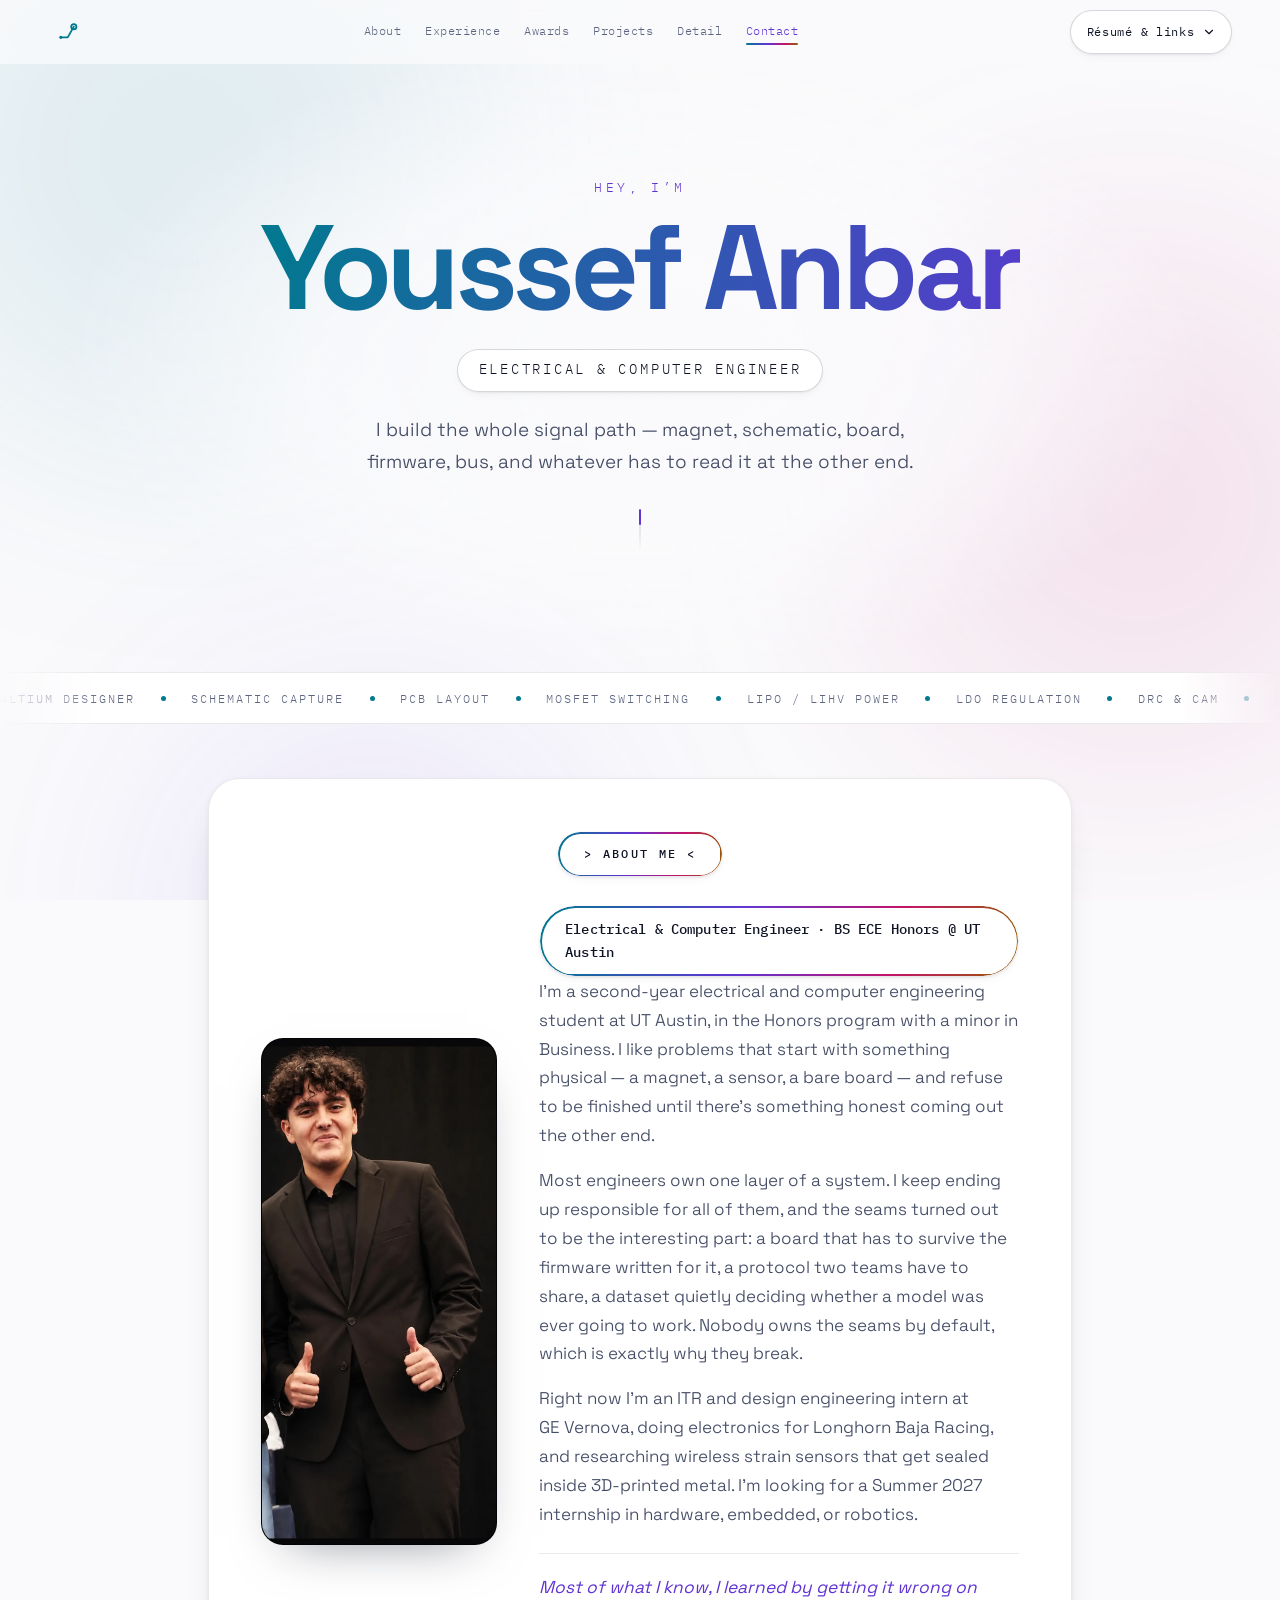
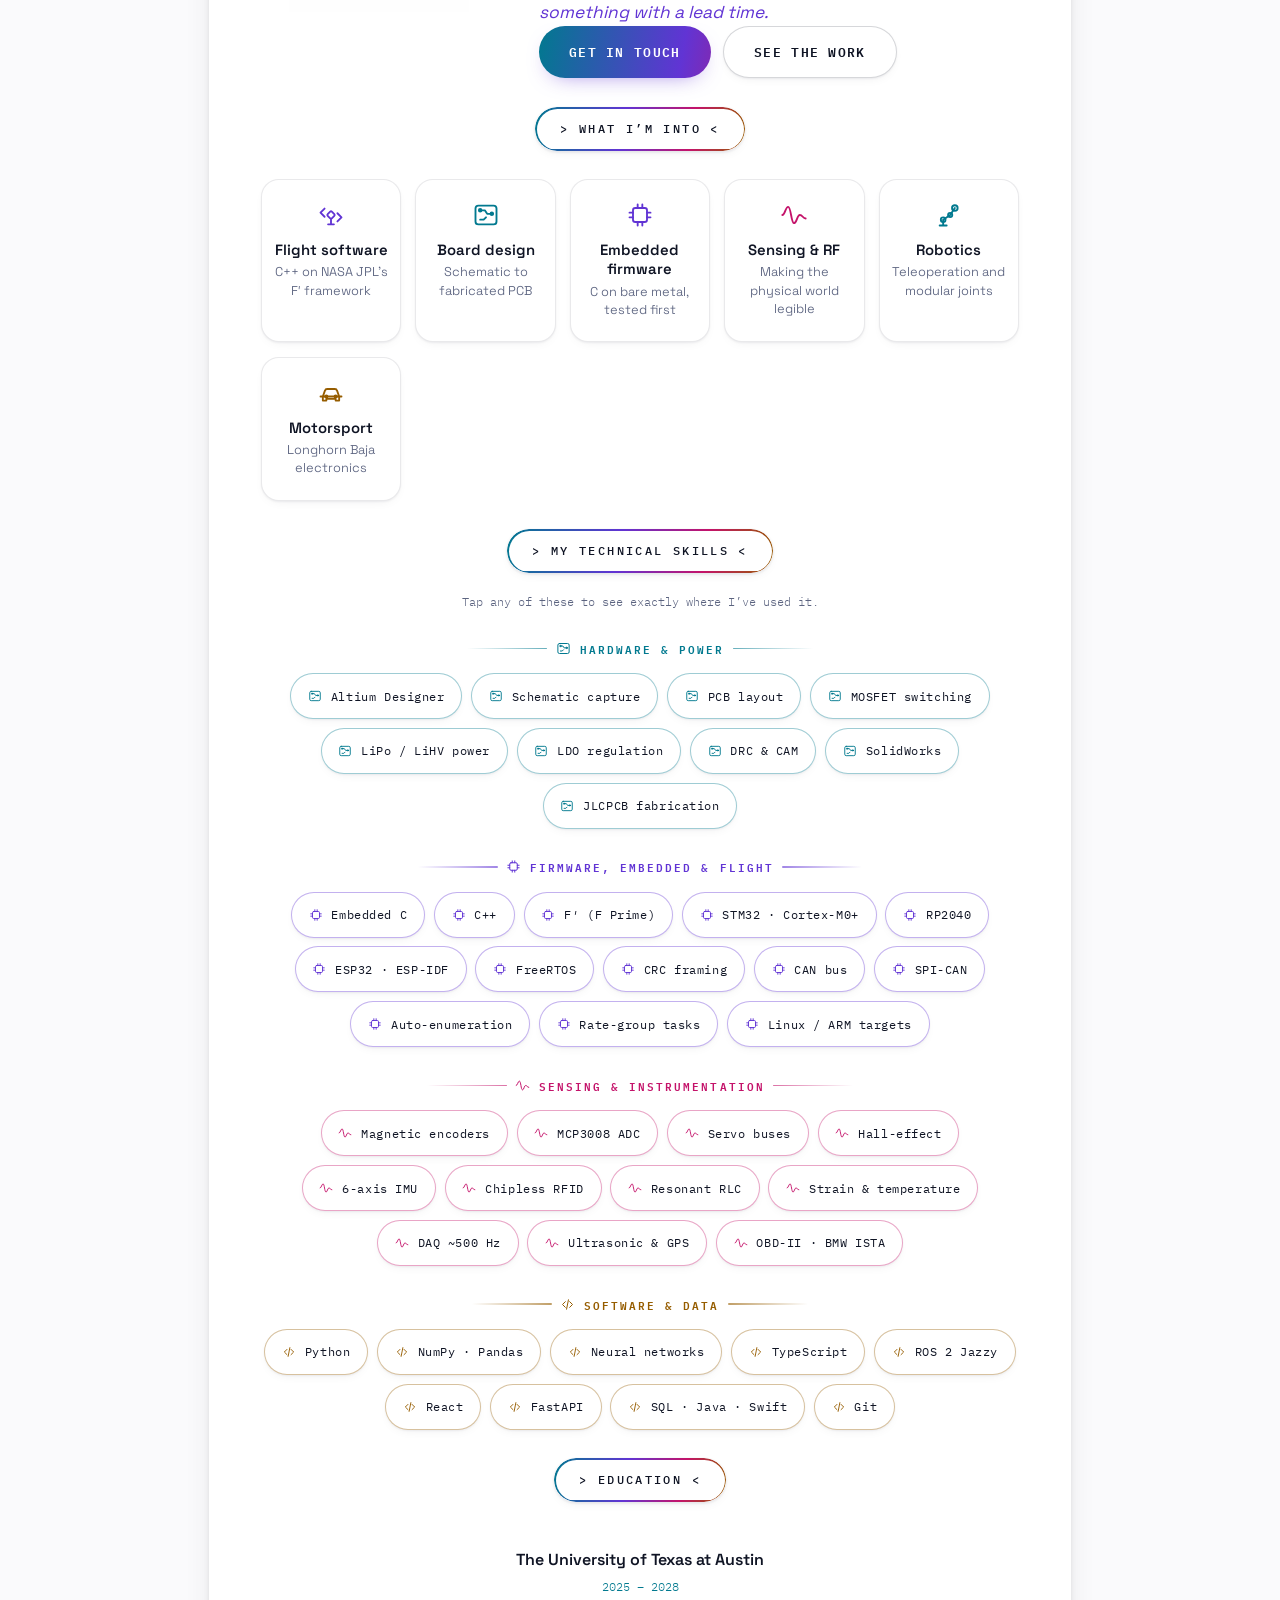
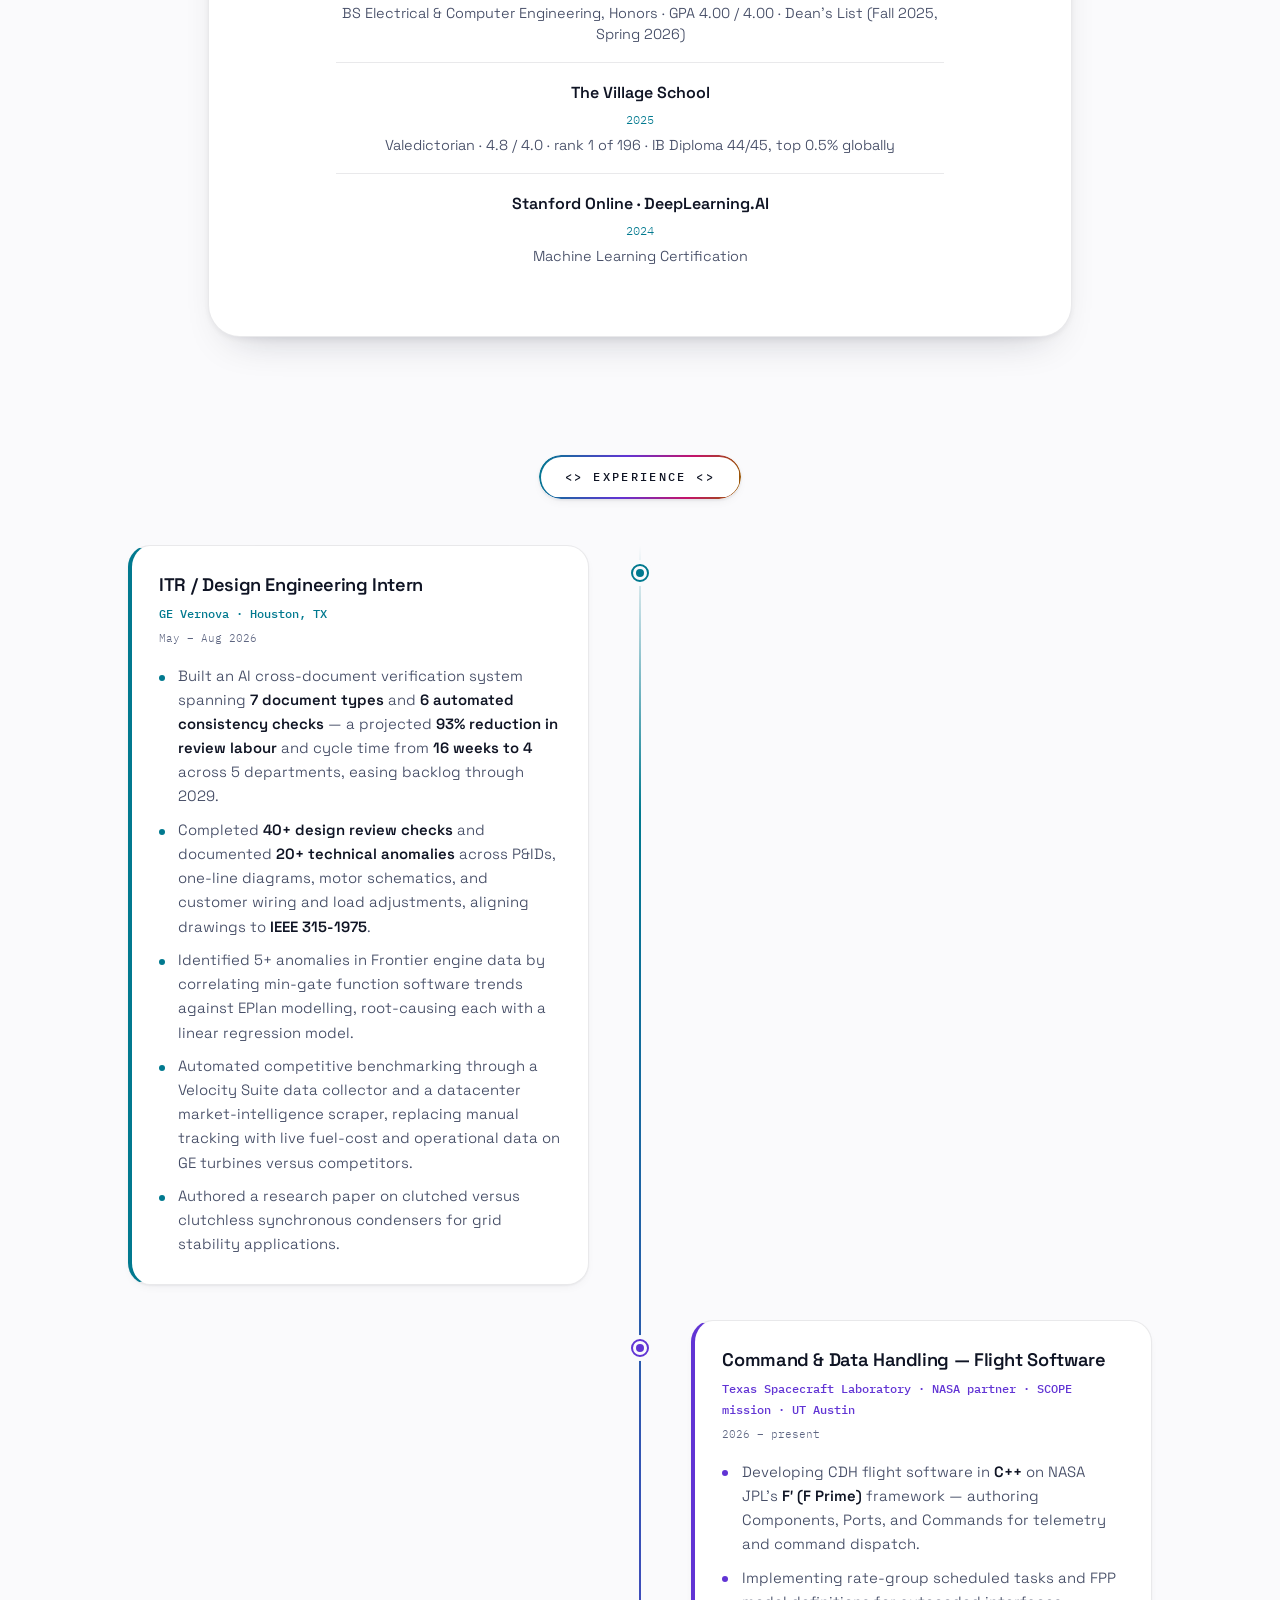
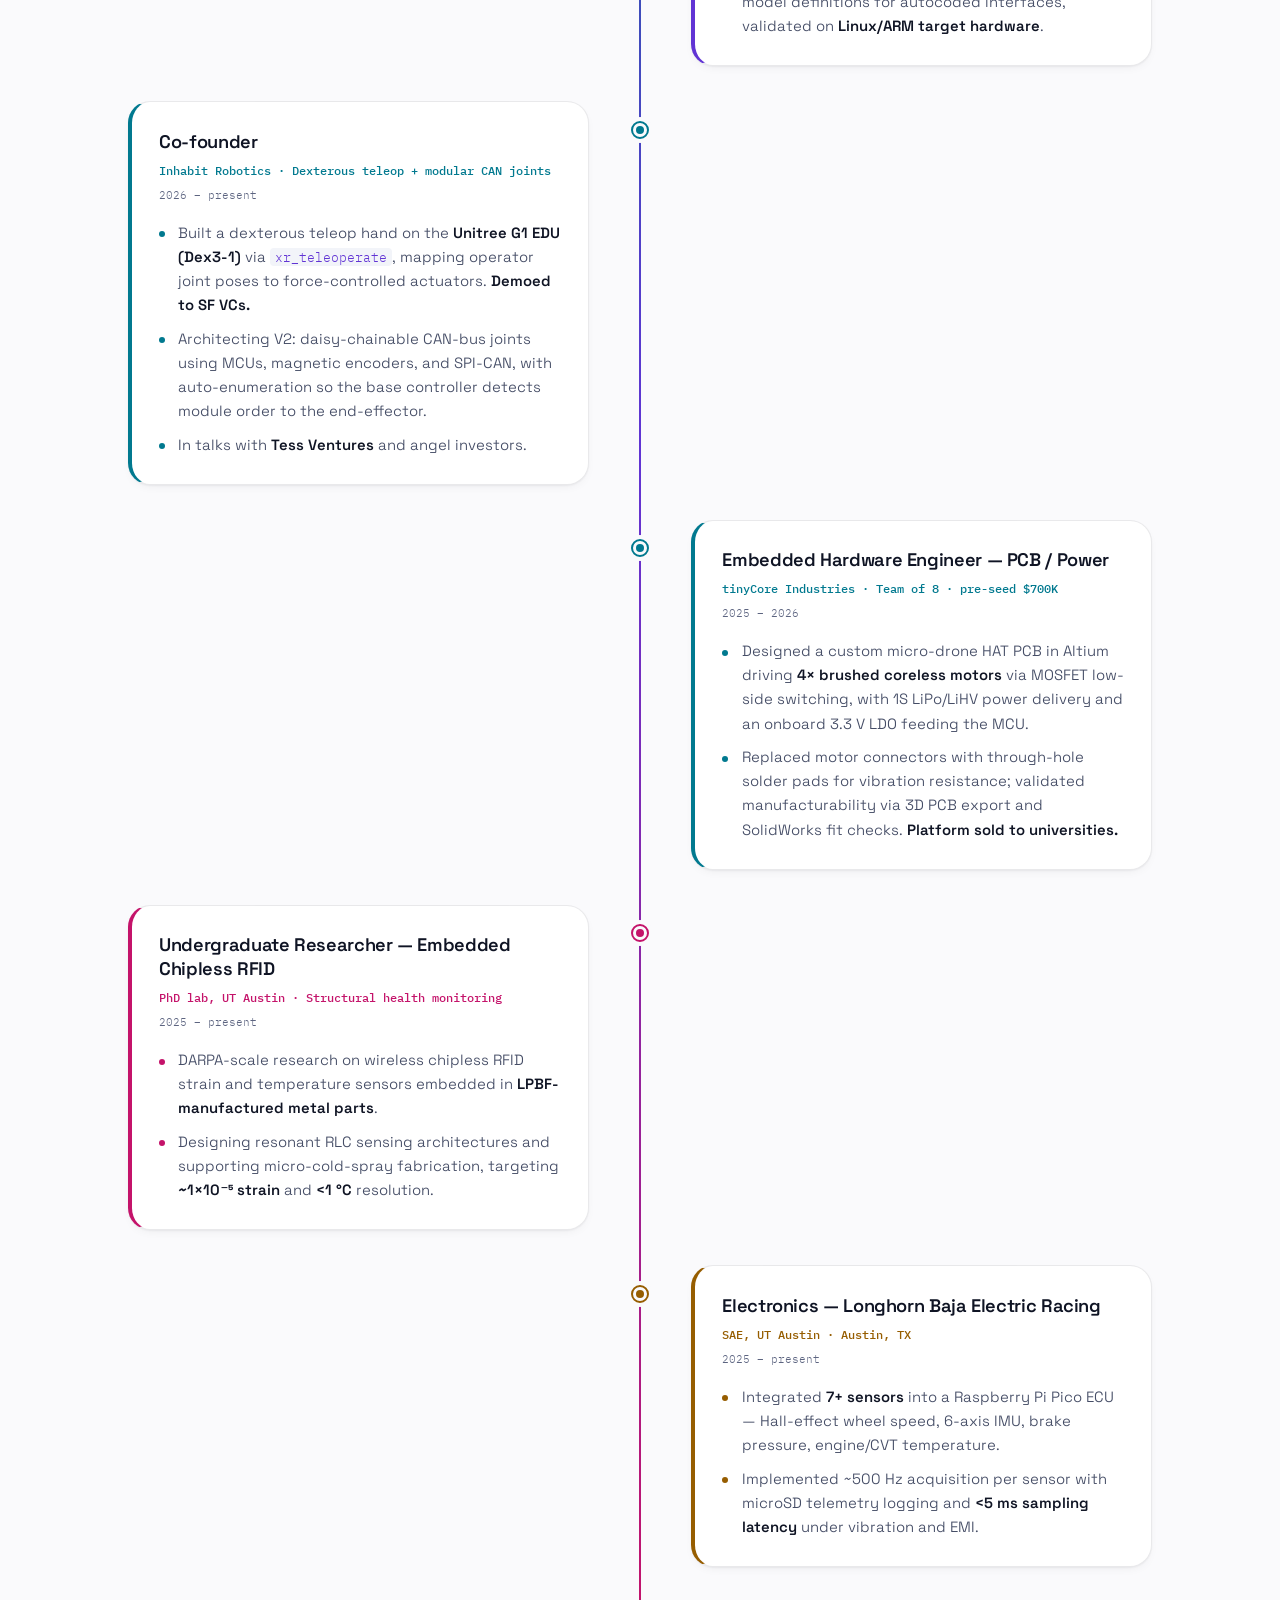
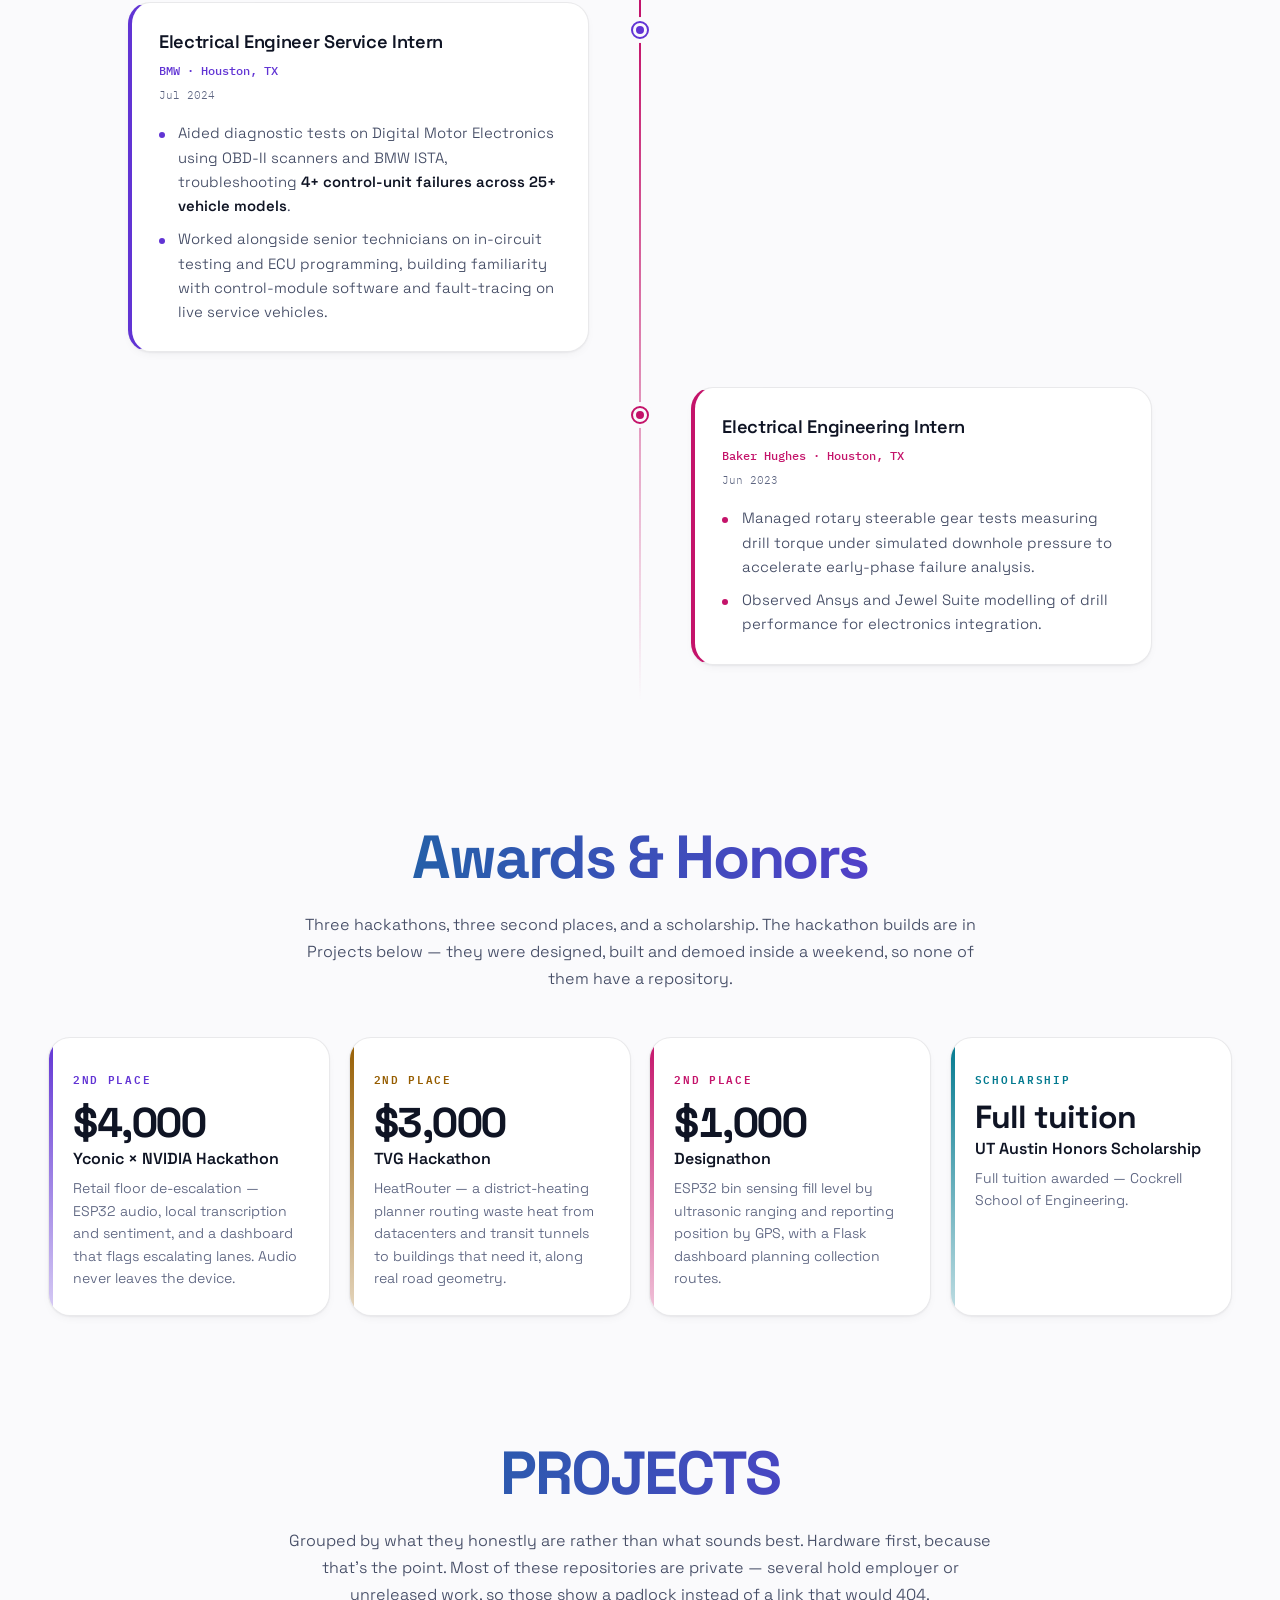
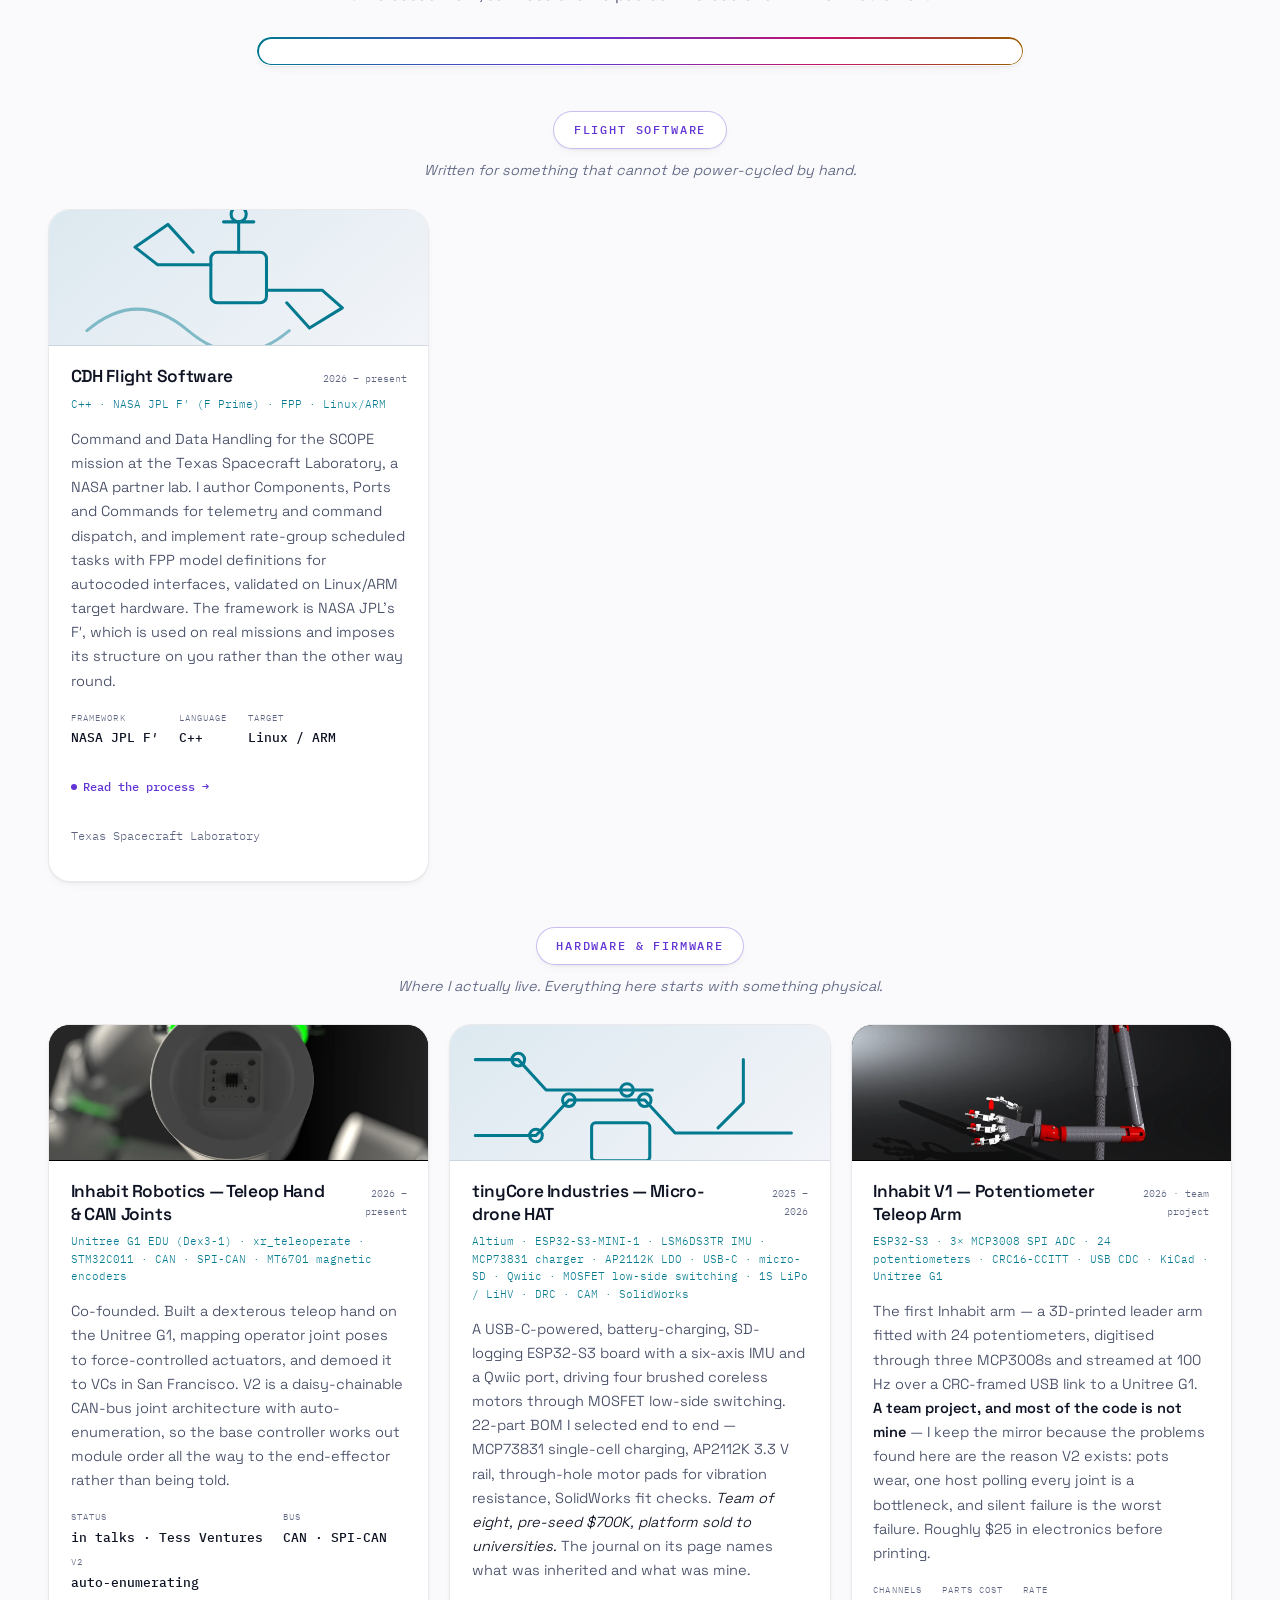
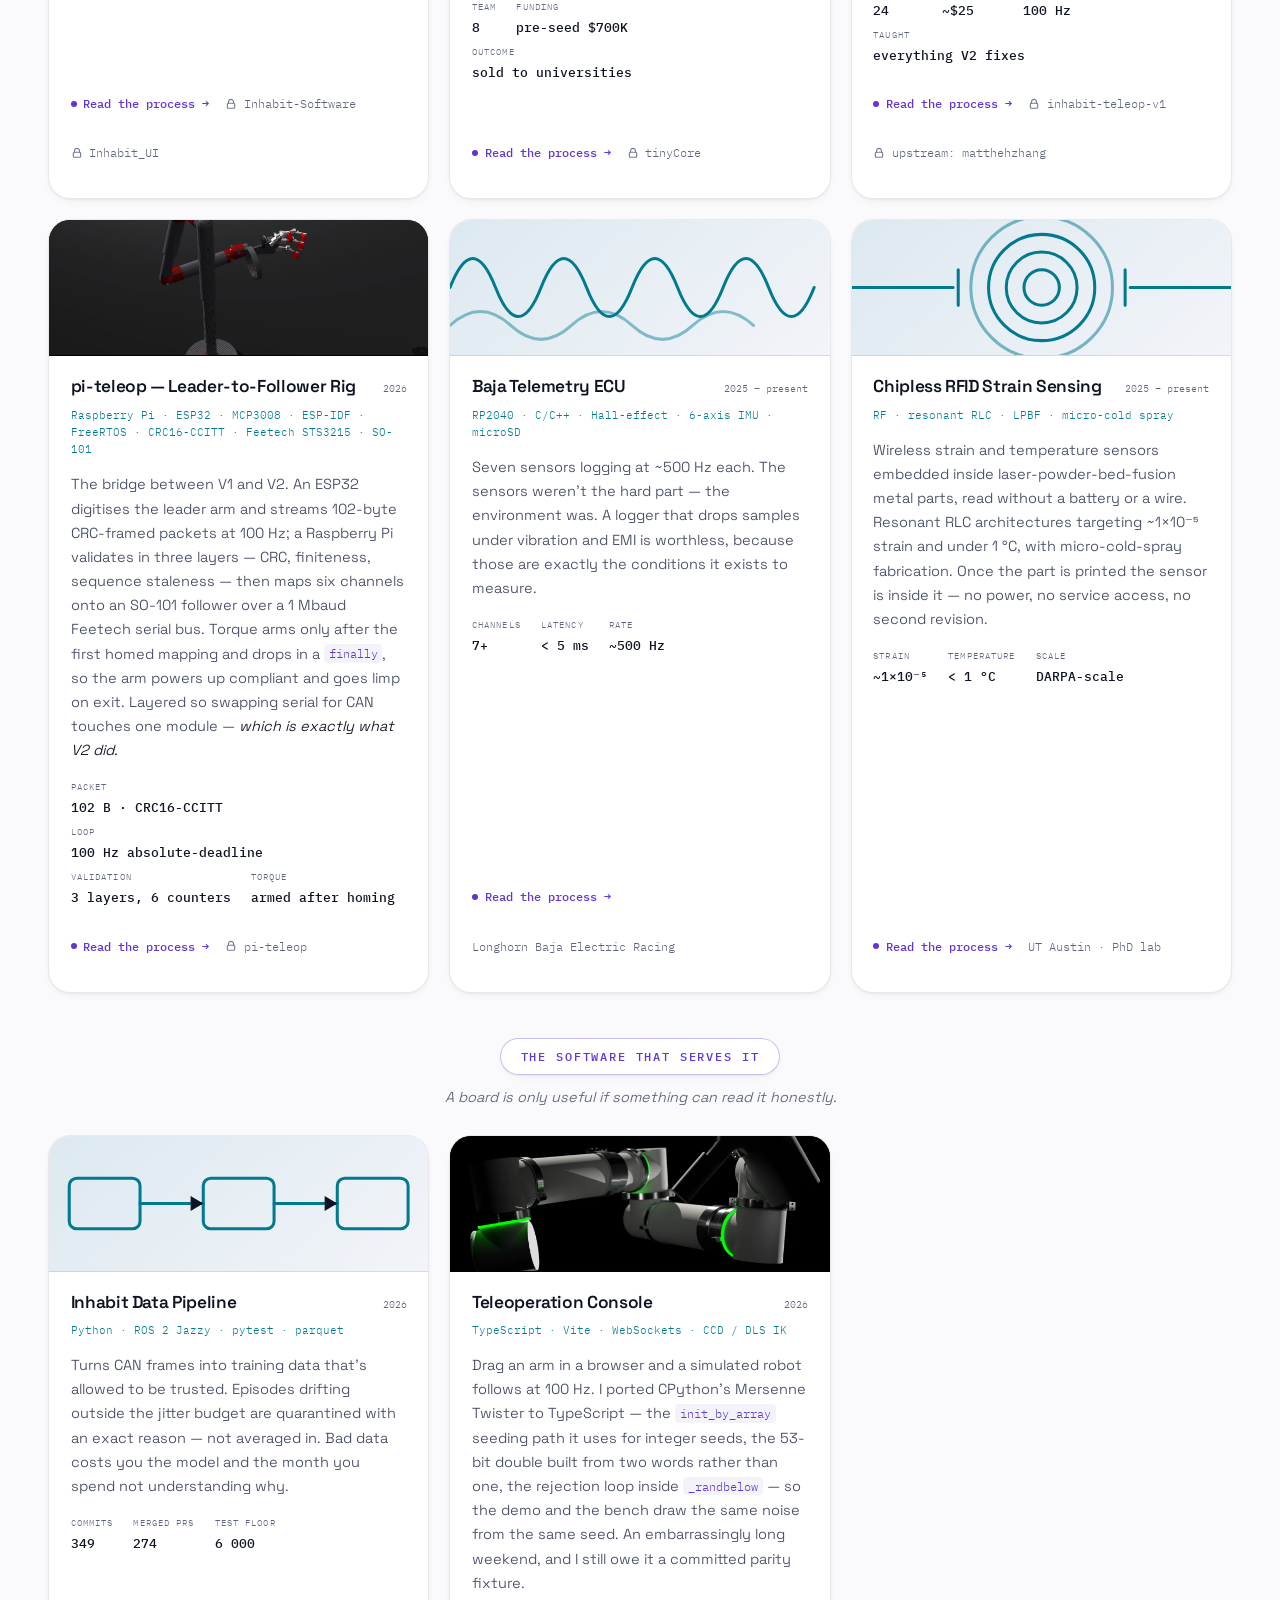
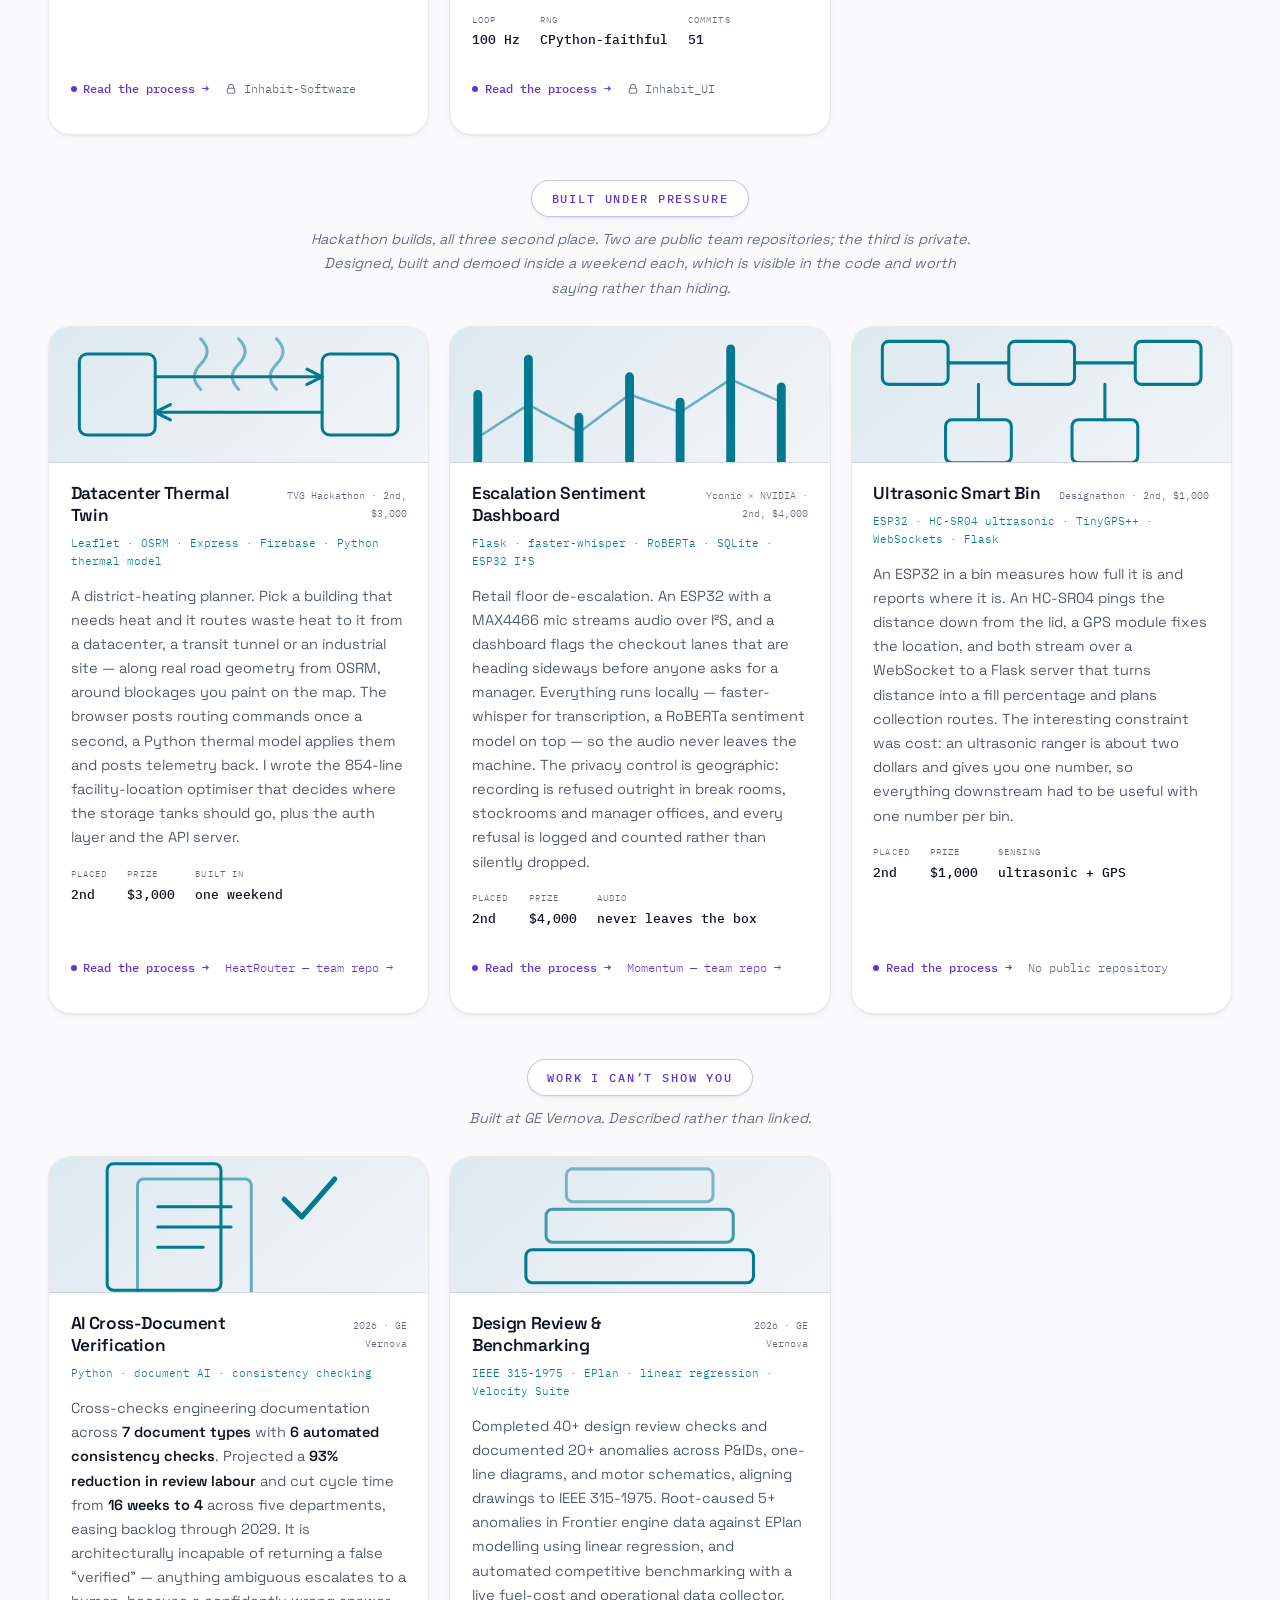
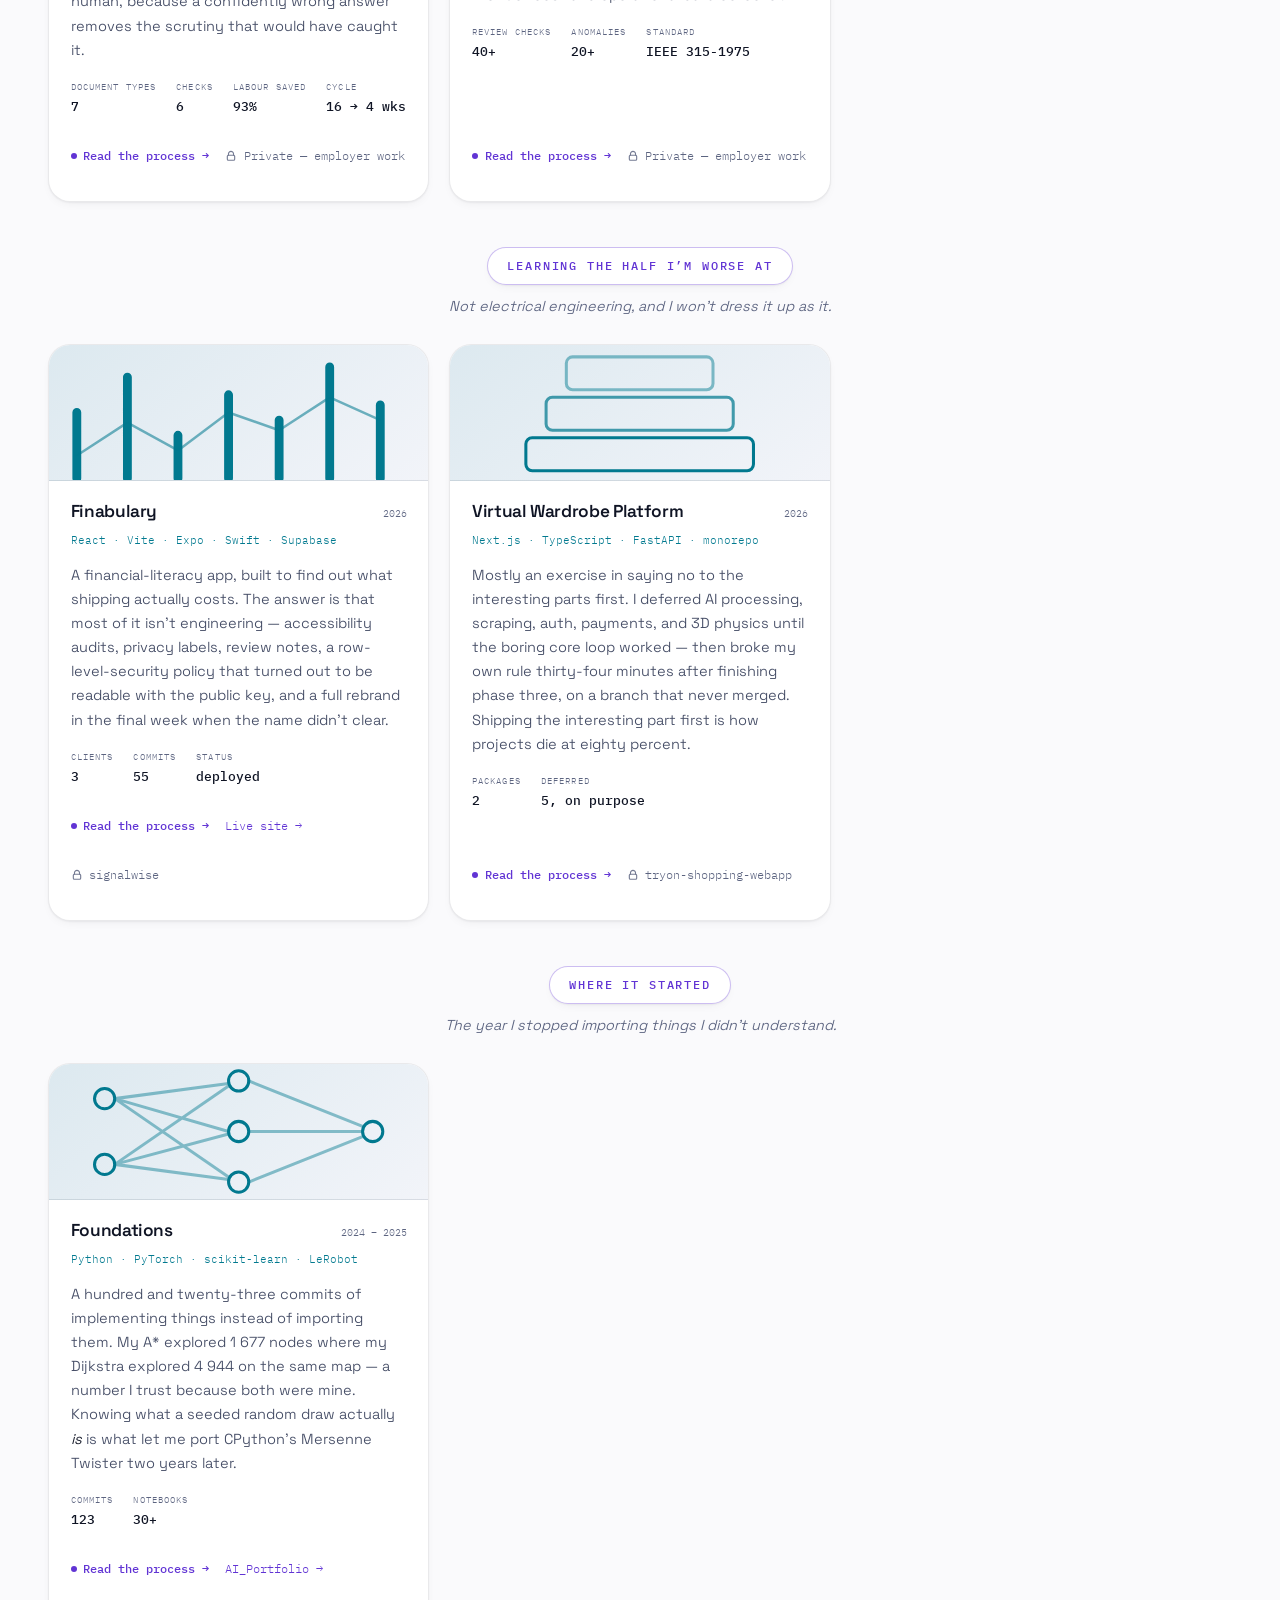
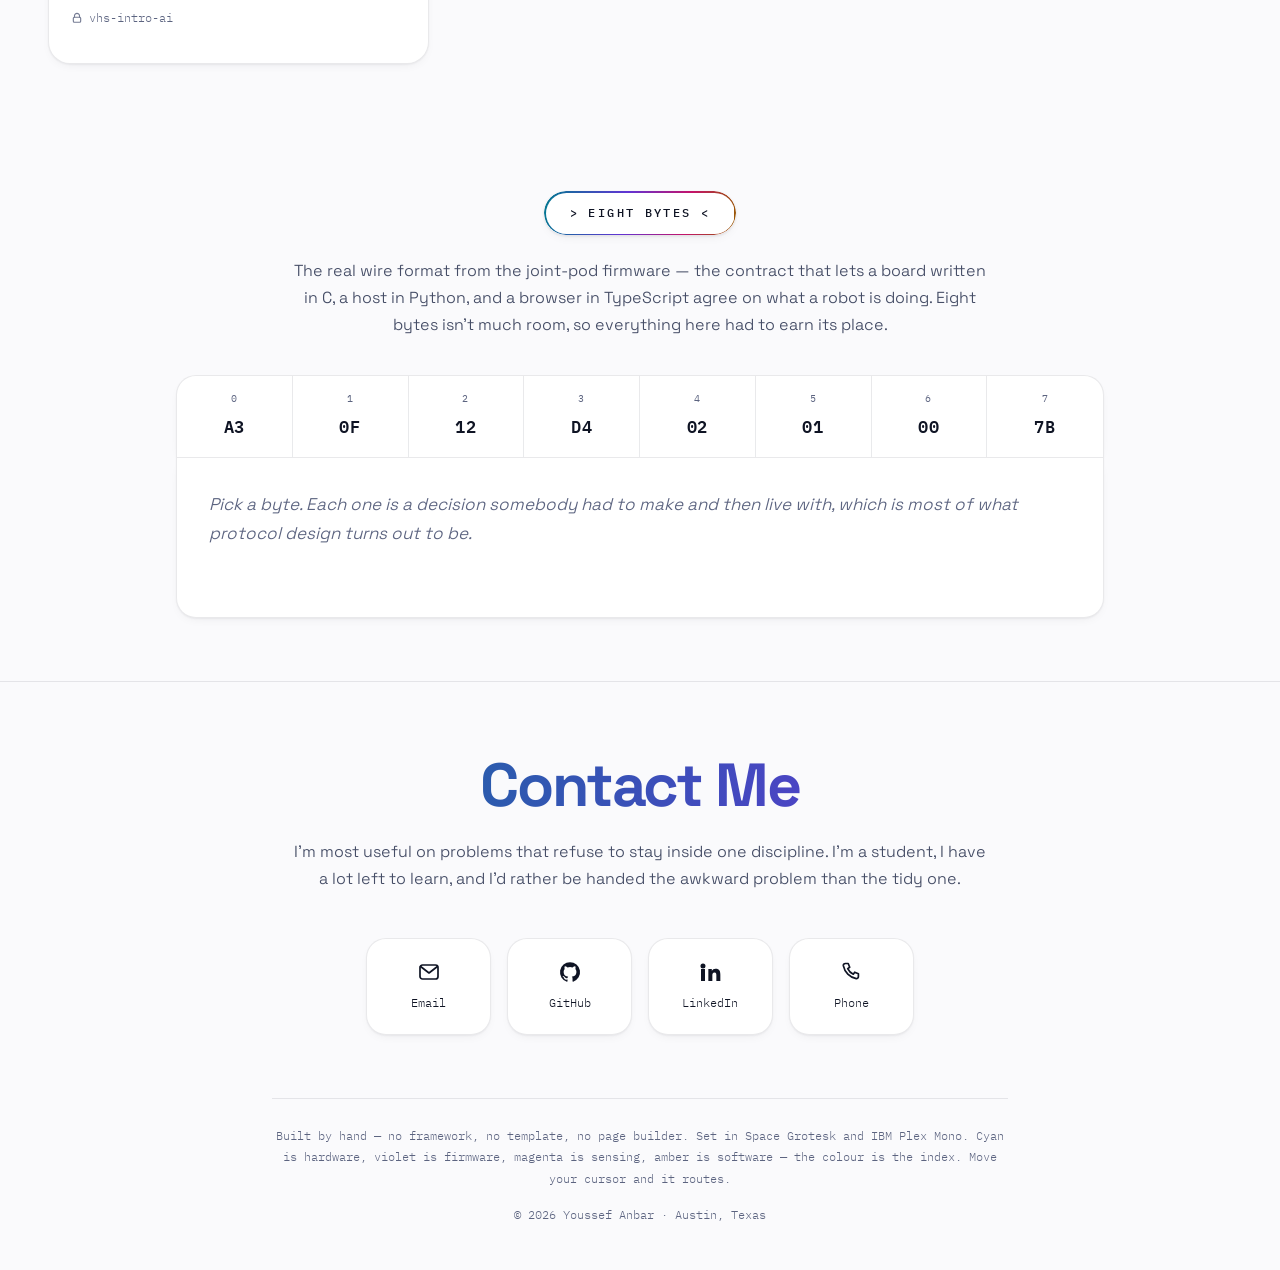
<file: index.html>
<!DOCTYPE html>
<html lang="en">
<head>
<meta charset="utf-8">
<meta name="viewport" content="width=device-width, initial-scale=1">
<title>Youssef Anbar</title>
<meta name="description" content="Electrical and computer engineering student at UT Austin. PCB design, embedded firmware, sensing, and robotics.">
<meta name="author" content="Youssef Anbar">
<meta name="theme-color" content="#FAFAFC">
<meta property="og:title" content="Youssef Anbar — Electrical &amp; Computer Engineer">
<meta property="og:description" content="PCB design, embedded firmware, sensing, and robotics. ECE Honors at UT Austin.">
<meta property="og:type" content="website">
<meta property="og:url" content="https://youssefanbar.github.io/">
<link rel="canonical" href="https://youssefanbar.github.io/">
<link rel="preconnect" href="https://fonts.googleapis.com">
<link rel="preconnect" href="https://fonts.gstatic.com" crossorigin>
<link href="https://fonts.googleapis.com/css2?family=Space+Grotesk:wght@300;400;500;600;700&family=IBM+Plex+Mono:wght@400;500;600&display=swap" rel="stylesheet">
<!-- ?v= is a cache buster. GitHub Pages caches assets for ~10 minutes, so bump
     this number whenever you edit the CSS or JS and the change goes live at once. -->
<link rel="stylesheet" href="assets/css/style.css?v=28">
<link rel="icon" href="data:image/svg+xml,%3Csvg xmlns='http://www.w3.org/2000/svg' viewBox='0 0 32 32'%3E%3Crect width='32' height='32' rx='7' fill='%23FAFAFC'/%3E%3Cpath d='M6 22 L14 22 L20 10' fill='none' stroke='%2301798F' stroke-width='2.6' stroke-linecap='round' stroke-linejoin='round'/%3E%3Ccircle cx='20' cy='10' r='3' fill='none' stroke='%23C4136A' stroke-width='2.6'/%3E%3C/svg%3E">
</head>
<body>

<a class="skip" href="#main">Skip to content</a>
<div class="progress" id="progress" aria-hidden="true"></div>
<div class="aurora" aria-hidden="true"><i></i><i></i><i></i></div>
<canvas id="traces" class="traces" aria-hidden="true"></canvas>

<header class="navbar">
  <a class="logo" href="#top" aria-label="Back to top">
    <svg viewBox="0 0 34 34" aria-hidden="true">
      <path d="M5 24 L14 24 L22 10" fill="none" stroke="currentColor" stroke-width="2.4" stroke-linecap="round" stroke-linejoin="round"/>
      <circle cx="22" cy="10" r="3.4" fill="none" stroke="currentColor" stroke-width="2.4"/>
      <circle cx="5" cy="24" r="2" fill="currentColor"/>
    </svg>
  </a>
  <nav class="nav-links" aria-label="Sections">
    <a href="#about">About</a>
    <a href="#experience">Experience</a>
    <a href="#awards">Awards</a>
    <a href="#projects">Projects</a>
    <a href="#detail">Detail</a>
    <a href="#contact">Contact</a>
  </nav>
  <div class="menu" id="menu"></div>
</header>

<main id="main">

<!-- ===================== hero ===================== -->
<section class="welcome" id="top">
  <div class="welcome-inner">
    <p class="hey">Hey, I’m</p>
    <h1 class="bigname">Youssef&nbsp;Anbar</h1>
    <p class="role-line">Electrical&nbsp;&amp;&nbsp;Computer Engineer</p>
    <p class="tagline">
      I build the whole signal path — magnet, schematic, board, firmware, bus, and whatever has to
      read it at the other end.
    </p>
    <a class="scroll-cue" href="#about" aria-label="Scroll to about">
      <span></span>
    </a>
  </div>
</section>

<!-- ===================== marquee ===================== -->
<div class="marquee" aria-hidden="true"><div class="mq-track" id="mq"></div></div>

<!-- ===================== about ===================== -->
<section class="about" id="about">
  <div class="box">

    <h2 class="pill">&gt; ABOUT ME &lt;</h2>

    <div class="intro">
      <figure class="portrait">
        <picture>
          <source srcset="assets/img/portrait.webp" type="image/webp">
          <img src="assets/img/portrait.jpg" alt="Youssef Anbar"
               width="760" height="1643" decoding="async">
        </picture>
      </figure>

      <div class="intro-text">
        <p class="pill soft">Electrical &amp; Computer Engineer &middot; BS ECE Honors @ UT Austin</p>

        <div class="bio">
          <p>
            I’m a second-year electrical and computer engineering student at UT&nbsp;Austin, in the
            Honors program with a minor in Business. I like problems that start with something
            physical — a magnet, a sensor, a bare board — and refuse to be finished until there’s
            something honest coming out the other end.
          </p>
          <p>
            Most engineers own one layer of a system. I keep ending up responsible for all of them,
            and the seams turned out to be the interesting part: a board that has to survive the
            firmware written for it, a protocol two teams have to share, a dataset quietly deciding
            whether a model was ever going to work. Nobody owns the seams by default, which is
            exactly why they break.
          </p>
          <p>
            Right now I’m an ITR and design engineering intern at GE&nbsp;Vernova, doing electronics for
            Longhorn Baja Racing, and researching wireless strain sensors that get sealed inside
            3D-printed metal. I’m looking for a Summer&nbsp;2027 internship in hardware, embedded,
            or robotics.
          </p>
          <p class="quiet">Most of what I know, I learned by getting it wrong on something with a lead time.</p>
        </div>

        <div class="btn-row">
          <a class="button" href="mailto:yha249@my.utexas.edu">Get in touch</a>
          <a class="button ghost" href="#projects">See the work</a>
        </div>
      </div>
    </div>

    <h3 class="pill">&gt; WHAT I’M INTO &lt;</h3>
    <div class="interests" id="interests"></div>

    <h3 class="pill">&gt; MY TECHNICAL SKILLS &lt;</h3>
    <p class="skills-hint">Tap any of these to see exactly where I’ve used it.</p>
    <div class="skills" id="skills"></div>

    <h3 class="pill">&gt; EDUCATION &lt;</h3>
    <ul class="edu" id="edu"></ul>

  </div>
</section>

<!-- ===================== experience ===================== -->
<section class="timeline-section" id="experience">
  <h2 class="pill">&lt;&gt; EXPERIENCE &lt;&gt;</h2>
  <div class="timeline" id="timeline"></div>
</section>

<!-- ===================== awards ===================== -->
<section class="awards-section" id="awards">
  <h2 class="big-h">Awards &amp; Honors</h2>
  <p class="section-note">
    Three hackathons, three second places, and a scholarship. The hackathon builds are in Projects
    below &mdash; they were designed, built and demoed inside a weekend, so none of them have a
    repository.
  </p>
  <div class="awards" id="awards-grid"></div>
</section>

<!-- ===================== projects ===================== -->
<section class="projects" id="projects">
  <h2 class="big-h">PROJECTS</h2>
  <p class="section-note">
    Grouped by what they honestly are rather than what sounds best. Hardware first, because that’s the
    point. Most of these repositories are private — several hold employer or unreleased work, so
    those show a padlock instead of a link that would 404.
  </p>
  <div class="filter-bar" id="filter-bar" hidden aria-live="polite"></div>
  <div id="proj"></div>
  <noscript><p class="ns">This list renders from <code>assets/js/data.js</code>, which reads fine as plain text.</p></noscript>
</section>

<!-- ===================== detail ===================== -->
<section class="detail-section" id="detail">
  <h2 class="pill">&gt; EIGHT BYTES &lt;</h2>
  <p class="section-note">
    The real wire format from the joint-pod firmware — the contract that lets a board written in C, a
    host in Python, and a browser in TypeScript agree on what a robot is doing. Eight bytes isn’t much
    room, so everything here had to earn its place.
  </p>
  <div class="frame-strip" id="strip"></div>
  <div class="frame-read" id="frame-read" aria-live="polite"></div>
</section>

<!-- ===================== contact ===================== -->
<section class="contact-section" id="contact">
  <h2 class="big-h">Contact Me</h2>
  <p class="section-note">
    I’m most useful on problems that refuse to stay inside one discipline. I’m a student, I have a lot
    left to learn, and I’d rather be handed the awkward problem than the tidy one.
  </p>

  <ul class="contact-links">
    <li>
      <a href="mailto:yha249@my.utexas.edu">
        <svg viewBox="0 0 24 24" aria-hidden="true"><rect x="3" y="5" width="18" height="14" rx="2.5" fill="none" stroke="currentColor" stroke-width="1.7"/><path d="M3.6 6.5 12 13l8.4-6.5" fill="none" stroke="currentColor" stroke-width="1.7" stroke-linecap="round" stroke-linejoin="round"/></svg>
        <span>Email</span>
      </a>
    </li>
    <li>
      <a href="https://github.com/YoussefAnbar" target="_blank" rel="noopener">
        <svg viewBox="0 0 24 24" aria-hidden="true"><path d="M12 2.2a10 10 0 0 0-3.16 19.49c.5.09.68-.22.68-.48v-1.7c-2.78.6-3.37-1.34-3.37-1.34-.45-1.16-1.11-1.47-1.11-1.47-.91-.62.07-.61.07-.61 1 .07 1.53 1.03 1.53 1.03.9 1.53 2.36 1.09 2.94.84.09-.65.35-1.09.63-1.34-2.22-.25-4.56-1.11-4.56-4.94 0-1.09.39-1.98 1.03-2.68-.1-.25-.45-1.27.1-2.64 0 0 .84-.27 2.75 1.02a9.5 9.5 0 0 1 5 0c1.91-1.29 2.75-1.02 2.75-1.02.55 1.37.2 2.39.1 2.64.64.7 1.03 1.59 1.03 2.68 0 3.84-2.34 4.69-4.57 4.94.36.31.68.92.68 1.85v2.74c0 .27.18.58.69.48A10 10 0 0 0 12 2.2Z" fill="currentColor"/></svg>
        <span>GitHub</span>
      </a>
    </li>
    <li>
      <a href="https://www.linkedin.com/in/youssef-anbar-74964a211/" target="_blank" rel="noopener">
        <svg viewBox="0 0 24 24" aria-hidden="true"><path d="M4.98 3.5a2.5 2.5 0 1 1 0 5 2.5 2.5 0 0 1 0-5ZM3 9h4v12H3V9Zm7 0h3.8v1.7h.05a4.2 4.2 0 0 1 3.75-2.05c4 0 4.75 2.6 4.75 6V21h-4v-5.5c0-1.3 0-3-1.85-3s-2.15 1.45-2.15 2.9V21h-4V9Z" fill="currentColor"/></svg>
        <span>LinkedIn</span>
      </a>
    </li>
    <li>
      <a href="tel:+19793283073">
        <svg viewBox="0 0 24 24" aria-hidden="true"><path d="M6.3 3.5h2.9l1.5 3.7-2 1.4a11.5 11.5 0 0 0 5.6 5.6l1.4-2 3.7 1.5v2.9a2 2 0 0 1-2.2 2A16.5 16.5 0 0 1 4.3 5.7a2 2 0 0 1 2-2.2Z" fill="none" stroke="currentColor" stroke-width="1.7" stroke-linejoin="round"/></svg>
        <span>Phone</span>
      </a>
    </li>
  </ul>

  <footer class="foot">
    <p>
      Built by hand — no framework, no template, no page builder. Set in Space&nbsp;Grotesk and
      IBM&nbsp;Plex&nbsp;Mono. Cyan is hardware, violet is firmware, magenta is sensing, amber is
      software — the colour is the index. Move your cursor and it routes.
    </p>
    <p class="foot-meta">© 2026 Youssef Anbar · Austin, Texas</p>
  </footer>
</section>

</main>

<script src="assets/js/data.js?v=28"></script>
<script src="assets/js/stories.js?v=28"></script>
<script src="assets/js/app.js?v=28"></script>
<script src="assets/js/menu.js?v=28"></script>
</body>
</html>
</file>
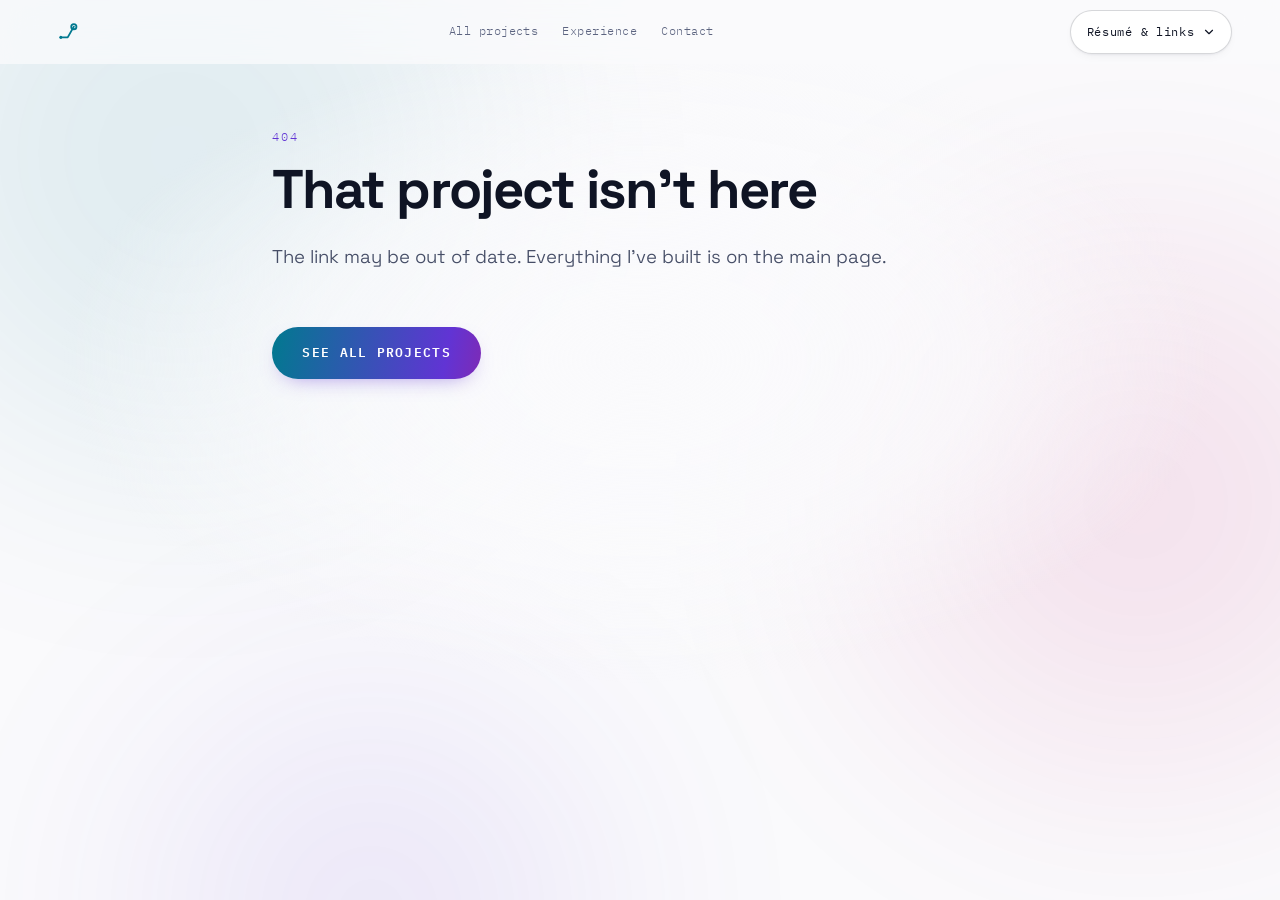
<file: project.html>
<!DOCTYPE html>
<html lang="en">
<head>
<meta charset="utf-8">
<meta name="viewport" content="width=device-width, initial-scale=1">
<title>Project — Youssef Anbar</title>
<meta name="description" content="Process notes, decisions, and diagrams behind a project by Youssef Anbar.">
<meta name="theme-color" content="#FAFAFC">
<meta name="robots" content="index,follow">
<link rel="preconnect" href="https://fonts.googleapis.com">
<link rel="preconnect" href="https://fonts.gstatic.com" crossorigin>
<link href="https://fonts.googleapis.com/css2?family=Space+Grotesk:wght@300;400;500;600;700&family=IBM+Plex+Mono:wght@400;500;600&display=swap" rel="stylesheet">
<link rel="stylesheet" href="assets/css/style.css?v=28">
<link rel="icon" href="data:image/svg+xml,%3Csvg xmlns='http://www.w3.org/2000/svg' viewBox='0 0 32 32'%3E%3Crect width='32' height='32' rx='7' fill='%23FAFAFC'/%3E%3Cpath d='M6 22 L14 22 L20 10' fill='none' stroke='%2301798F' stroke-width='2.6' stroke-linecap='round' stroke-linejoin='round'/%3E%3Ccircle cx='20' cy='10' r='3' fill='none' stroke='%23C4136A' stroke-width='2.6'/%3E%3C/svg%3E">
</head>
<body>

<a class="skip" href="#main">Skip to content</a>
<div class="progress" id="progress" aria-hidden="true"></div>
<div class="aurora" aria-hidden="true"><i></i><i></i><i></i></div>

<header class="navbar">
  <a class="logo" href="index.html" aria-label="Back to the portfolio">
    <svg viewBox="0 0 34 34" aria-hidden="true">
      <path d="M5 24 L14 24 L22 10" fill="none" stroke="currentColor" stroke-width="2.4" stroke-linecap="round" stroke-linejoin="round"/>
      <circle cx="22" cy="10" r="3.4" fill="none" stroke="currentColor" stroke-width="2.4"/>
      <circle cx="5" cy="24" r="2" fill="currentColor"/>
    </svg>
  </a>
  <nav class="nav-links" aria-label="Sections">
    <a href="index.html#projects">All projects</a>
    <a href="index.html#experience">Experience</a>
    <a href="index.html#contact">Contact</a>
  </nav>
  <div class="menu" id="menu"></div>
</header>

<main id="main" class="project-page">
  <article id="story" aria-live="polite"></article>
</main>

<script src="assets/js/data.js?v=28"></script>
<script src="assets/js/stories.js?v=28"></script>
<script src="assets/js/project.js?v=28"></script>
<script src="assets/js/menu.js?v=28"></script>
</body>
</html>
</file>
<file: assets/css/style.css>
/* =====================================================================
   YOUSSEF ANBAR
   Light only. Clean paper, four discipline hues, real motion.
   Colour carries meaning: cyan = hardware, violet = firmware/flight,
   magenta = sensing, amber = software. Never decoration.
   Hand-written. No framework.
   ===================================================================== */

:root{
  --bg:#FAFAFC; --bg2:#FFFFFF; --bg3:#F2F4F9; --bg4:#E9EDF6;
  --line:rgba(16,20,40,.09); --line2:rgba(16,20,40,.17);
  --fg:#0F1424; --fg2:#454D66; --fg3:#5C6480;

  --c1:#01798F;  /* hardware  */
  --c2:#6134D4;  /* firmware / flight */
  --c3:#C4136A;  /* sensing   */
  --c4:#965D00;  /* software  */
  --on-c:#FFFFFF;

  --sh-1:0 1px 2px rgba(16,20,40,.05), 0 4px 14px -8px rgba(16,20,40,.14);
  --sh-2:0 2px 6px rgba(16,20,40,.06), 0 20px 44px -26px rgba(16,20,40,.30);

  --display:'Space Grotesk',system-ui,sans-serif;
  --body:'Space Grotesk',system-ui,sans-serif;
  --mono:'IBM Plex Mono',ui-monospace,Menlo,Consolas,monospace;
  --pad:clamp(1.1rem,4.5vw,3rem);
  --ease:cubic-bezier(.22,.68,.28,1);
  --spectrum:linear-gradient(100deg,var(--c1),var(--c2) 42%,var(--c3) 74%,var(--c4));
  color-scheme:light;
}

*,*::before,*::after{ box-sizing:border-box; }
html{ scroll-behavior:smooth; scroll-padding-top:5.5rem; -webkit-text-size-adjust:100%; }
@media (prefers-reduced-motion:reduce){ html{ scroll-behavior:auto; } }

body{
  margin:0; background:var(--bg); color:var(--fg);
  font-family:var(--body); font-size:1.0625rem; line-height:1.7; font-weight:350;
  overflow-x:hidden; -webkit-font-smoothing:antialiased;
}
canvas{ display:block; }
::selection{ background:var(--c1); color:#fff; }
:where(a,button,[tabindex]):focus-visible{ outline:2px solid var(--c2); outline-offset:3px; border-radius:6px; }

.skip{ position:absolute; left:-9999px; top:0; z-index:99; background:var(--c2); color:#fff;
  padding:.75rem 1.1rem; font-family:var(--mono); font-size:.8rem; text-decoration:none; }
.skip:focus{ left:.5rem; top:.5rem; }
code{ font-family:var(--mono); font-size:.85em; background:var(--bg3); padding:.1em .4em;
  border-radius:4px; color:var(--c2); }

/* ---------- scroll progress ---------- */
.progress{
  position:fixed; top:0; left:0; height:3px; width:100%; z-index:60;
  background:var(--spectrum); transform:scaleX(0); transform-origin:0 50%;
  will-change:transform; pointer-events:none;
}

/* ---------- soft colour washes ---------- */
.aurora{ position:fixed; inset:0; z-index:0; pointer-events:none; overflow:hidden; }
.aurora i{
  position:absolute; display:block; border-radius:50%;
  filter:blur(130px); opacity:.10; will-change:transform;
}
/* keeps the middle of the viewport clean so headlines never sit on a muddy mix */
.aurora::after{
  content:''; position:absolute; inset:0; pointer-events:none;
  background:radial-gradient(58% 46% at 50% 40%, var(--bg) 0%, rgba(250,250,252,.72) 45%, transparent 78%);
}
.aurora i:nth-child(1){ width:48vw; height:48vw; left:-10vw;  top:-12vw;   background:var(--c1); }
.aurora i:nth-child(2){ width:42vw; height:42vw; right:-10vw; top:26vh;    background:var(--c3); }
.aurora i:nth-child(3){ width:34vw; height:34vw; left:12vw;   bottom:-18vw;background:var(--c2); }
@media (prefers-reduced-motion:no-preference){
  .aurora i:nth-child(1){ animation:drift1 34s var(--ease) infinite alternate; }
  .aurora i:nth-child(2){ animation:drift2 42s var(--ease) infinite alternate; }
  .aurora i:nth-child(3){ animation:drift3 38s var(--ease) infinite alternate; }
  @keyframes drift1{ to{ transform:translate3d(14vw,10vh,0) scale(1.25); } }
  @keyframes drift2{ to{ transform:translate3d(-12vw,-8vh,0) scale(1.18); } }
  @keyframes drift3{ to{ transform:translate3d(8vw,-12vh,0) scale(.85); } }
}

.traces{ position:fixed; inset:0; z-index:1; width:100%; height:100%; pointer-events:none; }
main,.navbar{ position:relative; z-index:2; }

/* =====================================================================
   navbar
   ===================================================================== */
.navbar{
  position:sticky; top:0; z-index:40;
  display:flex; align-items:center; justify-content:space-between; gap:1rem;
  padding:.6rem var(--pad);
  background:rgba(250,250,252,.78);
  backdrop-filter:blur(16px) saturate(1.6); -webkit-backdrop-filter:blur(16px) saturate(1.6);
  border-bottom:1px solid transparent;
  transition:border-color 300ms var(--ease), transform 340ms var(--ease), box-shadow 300ms var(--ease);
}
.navbar.stuck{ border-bottom-color:var(--line); box-shadow:0 10px 30px -26px rgba(16,20,40,.5); }
.navbar.hide{ transform:translateY(-100%); }
@media (prefers-reduced-motion:reduce){ .navbar{ transition:border-color 300ms var(--ease); } }

.logo{ display:inline-flex; align-items:center; justify-content:center; width:44px; height:44px;
  flex:none; color:var(--c1); }
.logo svg{ width:26px; height:26px; }

.nav-links{ display:flex; gap:clamp(.7rem,2vw,1.5rem); }
.nav-links a{
  position:relative; font-family:var(--mono); font-size:.76rem; letter-spacing:.04em;
  color:var(--fg3); text-decoration:none; min-height:44px;
  display:inline-flex; align-items:center; white-space:nowrap;
  transition:color 220ms var(--ease);
}
.nav-links a::after{
  content:''; position:absolute; left:0; right:0; bottom:9px; height:2px; border-radius:2px;
  background:var(--spectrum); transform:scaleX(0); transform-origin:left;
  transition:transform 320ms var(--ease);
}
.nav-links a:hover{ color:var(--fg); }
.nav-links a:hover::after,.nav-links a.on::after{ transform:scaleX(1); }
.nav-links a.on{ color:var(--c2); }

@media (max-width:800px){
  .navbar{ flex-wrap:wrap; padding:.45rem var(--pad) 0; }
  .nav-links{ order:3; flex-basis:100%; margin-top:.1rem; gap:1.1rem;
    overflow-x:auto; scrollbar-width:none; -ms-overflow-style:none;
    border-top:1px solid var(--line); overscroll-behavior-x:contain; }
  .nav-links::-webkit-scrollbar{ display:none; }
}

/* =====================================================================
   hero
   ===================================================================== */
.welcome{ min-height:clamp(26rem,72vh,38rem); display:grid; place-items:center; text-align:center;
  padding:clamp(3rem,9vh,6rem) var(--pad); }
.welcome-inner{ max-width:52rem; }
.hey{ font-family:var(--mono); font-size:.82rem; color:var(--c2); margin:0 0 .8rem;
  letter-spacing:.26em; text-transform:uppercase; }

.bigname{
  font-family:var(--display); font-weight:700;
  font-size:clamp(2.9rem,11vw,7.5rem); line-height:.94; letter-spacing:-.045em; margin:0;
  background:var(--spectrum); background-size:280% 100%;
  -webkit-background-clip:text; background-clip:text;
  color:transparent; -webkit-text-fill-color:transparent;
}
@media (prefers-reduced-motion:no-preference){
  .bigname{ animation:spectrum 10s ease-in-out infinite; }
  @keyframes spectrum{ 0%,100%{ background-position:0% 50% } 50%{ background-position:100% 50% } }
}
@supports not ((-webkit-background-clip:text) or (background-clip:text)){
  .bigname{ color:var(--c2); -webkit-text-fill-color:currentColor; }
}

.role-line{
  display:inline-block; margin:1.5rem 0 0; padding:.55rem 1.3rem;
  font-family:var(--mono); font-size:clamp(.7rem,1.5vw,.86rem); letter-spacing:.2em;
  text-transform:uppercase; color:var(--fg);
  border:1px solid var(--line2); border-radius:999px; background:var(--bg2);
  box-shadow:var(--sh-1);
}
.tagline{ margin:1.4rem auto 0; max-width:36rem; font-size:clamp(1rem,1.6vw,1.18rem); color:var(--fg2); }

.scroll-cue{ display:inline-grid; place-items:center; width:44px; height:52px; margin-top:1.6rem; }
.scroll-cue span{ display:block; width:2px; height:42px; border-radius:2px;
  background:linear-gradient(var(--line2),transparent); position:relative; overflow:hidden; }
@media (prefers-reduced-motion:no-preference){
  .scroll-cue span::after{ content:''; position:absolute; left:0; width:2px; height:16px; border-radius:2px;
    background:var(--c2); animation:drip 2.2s var(--ease) infinite; }
  @keyframes drip{ 0%{ transform:translateY(-18px); opacity:0 } 40%{opacity:1} 100%{ transform:translateY(44px); opacity:0 } }
}

/* =====================================================================
   marquee
   ===================================================================== */
.marquee{
  position:relative; overflow:hidden; padding:.9rem 0;
  border-block:1px solid var(--line); background:var(--bg2);
  -webkit-mask-image:linear-gradient(90deg,transparent,#000 8%,#000 92%,transparent);
  mask-image:linear-gradient(90deg,transparent,#000 8%,#000 92%,transparent);
}
.mq-track{ display:flex; width:max-content; }
@media (prefers-reduced-motion:no-preference){
  .mq-track{ animation:mq 48s linear infinite; }
  .marquee:hover .mq-track{ animation-play-state:paused; }
  @keyframes mq{ to{ transform:translateX(-50%) } }
}
.mq-track span{
  display:inline-flex; align-items:center; gap:1.6rem; padding-right:1.6rem;
  font-family:var(--mono); font-size:.78rem; letter-spacing:.16em; text-transform:uppercase;
  color:var(--fg3); white-space:nowrap;
}
.mq-track span::after{ content:''; width:5px; height:5px; border-radius:50%; background:var(--c1); }

/* =====================================================================
   shared furniture
   ===================================================================== */
.pill{
  display:block; width:fit-content; margin:0 auto; position:relative;
  font-family:var(--mono); font-size:.74rem; letter-spacing:.2em; text-transform:uppercase;
  color:var(--fg); font-weight:500; padding:.75rem 1.6rem; border-radius:999px;
  background:var(--bg2); border:1px solid transparent; box-shadow:var(--sh-1);
  background-clip:padding-box;
}
.pill::before{
  content:''; position:absolute; inset:0; border-radius:inherit; padding:1.5px;
  background:var(--spectrum);
  -webkit-mask:linear-gradient(#000 0 0) content-box, linear-gradient(#000 0 0);
  -webkit-mask-composite:xor; mask-composite:exclude; pointer-events:none;
}
.pill.soft{ text-transform:none; letter-spacing:.01em; font-size:.85rem; }
.pgroup-pill{ font-weight:500; }

.big-h{
  font-family:var(--display); font-weight:700; text-align:center; margin:0 auto;
  font-size:clamp(2rem,5.4vw,3.8rem); letter-spacing:-.035em; line-height:1.05;
  background:var(--spectrum); background-size:200% 100%;
  -webkit-background-clip:text; background-clip:text; color:transparent; -webkit-text-fill-color:transparent;
}
@supports not ((-webkit-background-clip:text) or (background-clip:text)){
  .big-h{ color:var(--c2); -webkit-text-fill-color:currentColor; }
}
.section-note{ margin:1.3rem auto 0; max-width:44rem; text-align:center; color:var(--fg2); font-size:1rem; }
.ns{ font-family:var(--mono); font-size:.85rem; color:var(--fg2); text-align:center; }

.button{
  position:relative; display:inline-flex; align-items:center; justify-content:center;
  min-height:52px; padding:0 1.9rem; border-radius:999px; overflow:hidden;
  font-family:var(--mono); font-size:.8rem; letter-spacing:.1em; text-transform:uppercase;
  text-decoration:none; background:var(--spectrum); background-size:200% 100%;
  color:#fff; font-weight:600; border:0; cursor:pointer;
  box-shadow:0 8px 22px -12px rgba(97,52,212,.65);
  transition:transform 220ms var(--ease), box-shadow 220ms var(--ease), background-position 520ms var(--ease);
}
.button:hover{ transform:translateY(-2px); background-position:100% 50%;
  box-shadow:0 14px 32px -14px rgba(97,52,212,.75); }
.button:active{ transform:translateY(0); }
.button.ghost{ background:var(--bg2); color:var(--fg); border:1px solid var(--line2); box-shadow:var(--sh-1); }
.button.ghost:hover{ border-color:var(--c2); color:var(--c2); box-shadow:var(--sh-2); }

/* =====================================================================
   about
   ===================================================================== */
.about{ padding:clamp(2rem,6vh,4rem) var(--pad); display:flex; justify-content:center; }
.box{
  position:relative; width:100%; max-width:54rem;
  background:var(--bg2); border:1px solid var(--line); border-radius:32px;
  padding:clamp(1.75rem,4.5vw,3.25rem);
  display:flex; flex-direction:column; align-items:center; gap:1.7rem;
  box-shadow:var(--sh-2);
}

.intro{ display:grid; gap:1.9rem; width:100%; justify-items:center; }
@media (min-width:880px){
  .intro{ grid-template-columns:minmax(190px,236px) 1fr; gap:2.6rem; align-items:center; justify-items:start; }
  .intro .bio{ text-align:left; }
  .intro .pill.soft{ margin-left:0; }
  .intro .btn-row{ justify-content:flex-start; }
}
.portrait{
  position:relative; margin:0; width:min(236px,66vw); border-radius:22px;
  overflow:hidden; background:#000; border:1px solid var(--line2);
  box-shadow:0 20px 50px -28px rgba(16,20,40,.55);
}
.portrait img{ width:100%; height:auto; display:block; }

.bio{ text-align:center; max-width:36rem; }
.bio p{ margin:0 0 1rem; color:var(--fg2); }
.bio p:last-child{ margin-bottom:0; }
.bio .quiet{
  margin-top:1.5rem; padding-top:1.3rem; border-top:1px solid var(--line);
  font-size:1.08rem; font-style:italic; font-weight:400; line-height:1.5; color:var(--c2) !important;
}
.btn-row{ display:flex; flex-wrap:wrap; gap:.75rem; justify-content:center; }

/* interests */
.interests{ display:grid; gap:.9rem; width:100%; grid-template-columns:repeat(auto-fit,minmax(7.5rem,1fr)); }
.int{
  position:relative; text-align:center; padding:1.35rem .75rem; border-radius:18px;
  background:var(--bg2); border:1px solid var(--line); box-shadow:var(--sh-1);
  transition:border-color 260ms var(--ease), transform 260ms var(--ease), box-shadow 260ms var(--ease);
}
@media (hover:hover){
  .int:hover{ transform:translateY(-5px); border-color:color-mix(in srgb,var(--c) 55%,transparent);
    box-shadow:0 16px 34px -20px color-mix(in srgb,var(--c) 70%,transparent), var(--sh-1); }
}
.int svg{ width:28px; height:28px; color:var(--c,var(--c1)); margin:0 auto .65rem; display:block; }
.int b{ display:block; font-weight:600; font-size:.93rem; line-height:1.3; }
.int span{ display:block; font-size:.8rem; color:var(--fg3); margin-top:.25rem; line-height:1.45; }

/* =====================================================================
   skills
   ===================================================================== */
.skills-hint{ margin:-.6rem 0 0; font-family:var(--mono); font-size:.74rem; color:var(--fg3); text-align:center; }
.skills{ display:grid; gap:1.8rem; width:100%; }
.sk h4{
  display:flex; align-items:center; justify-content:center; gap:.55rem;
  font-family:var(--mono); font-size:.7rem; letter-spacing:.18em; text-transform:uppercase;
  color:var(--c); margin:0 0 .95rem; font-weight:600;
}
.sk h4 svg{ width:15px; height:15px; flex:none; }
.sk h4::before,.sk h4::after{ content:''; height:1.5px; flex:1; max-width:5rem; border-radius:2px;
  background:linear-gradient(90deg,transparent,color-mix(in srgb,var(--c) 60%,transparent)); }
.sk h4::after{ background:linear-gradient(90deg,color-mix(in srgb,var(--c) 60%,transparent),transparent); }

.badges{ display:flex; flex-wrap:wrap; gap:.55rem; justify-content:center; }
.badge{
  position:relative; display:inline-flex; align-items:center; gap:.55rem;
  min-height:46px; padding:0 1.05rem; cursor:pointer; border-radius:999px;
  background:var(--bg2); border:1px solid color-mix(in srgb,var(--c) 38%,transparent);
  color:var(--fg); font-family:var(--mono); font-size:.72rem; letter-spacing:.05em;
  box-shadow:var(--sh-1);
  transition:transform 200ms var(--ease), box-shadow 200ms var(--ease),
             background 200ms var(--ease), color 200ms var(--ease), border-color 200ms var(--ease);
}
.badge-ic{ display:grid; place-items:center; color:var(--c); flex:none; transition:color 200ms var(--ease); }
.badge-ic svg{ width:14px; height:14px; }
@media (hover:hover){
  .badge:hover{ transform:translateY(-3px); border-color:var(--c);
    box-shadow:0 12px 26px -14px color-mix(in srgb,var(--c) 80%,transparent), var(--sh-1); }
}
.badge:active{ transform:translateY(-1px); }
.badge.on{ background:var(--c); color:#fff; border-color:var(--c); font-weight:600;
  box-shadow:0 12px 28px -12px color-mix(in srgb,var(--c) 85%,transparent); }
.badge.on .badge-ic{ color:#fff; }

.filter-bar{
  display:flex; flex-wrap:wrap; align-items:center; justify-content:center; gap:.9rem;
  max-width:48rem; margin:1.7rem auto 0; padding:.9rem 1.2rem; border-radius:18px;
  background:var(--bg2); border:1px solid transparent; position:relative; box-shadow:var(--sh-1);
}
.filter-bar::before{ content:''; position:absolute; inset:0; padding:1.5px; border-radius:inherit;
  background:var(--spectrum);
  -webkit-mask:linear-gradient(#000 0 0) content-box,linear-gradient(#000 0 0);
  -webkit-mask-composite:xor; mask-composite:exclude; pointer-events:none; }
.fb-text{ font-size:.94rem; color:var(--fg2); }
.fb-text b{ color:var(--c2); font-weight:600; }
.fb-clear{
  min-height:44px; padding:0 1.1rem; border-radius:999px; cursor:pointer;
  background:transparent; border:1px solid var(--line2); color:var(--fg);
  font-family:var(--mono); font-size:.72rem;
  transition:border-color 220ms var(--ease), color 220ms var(--ease); }
.fb-clear:hover{ border-color:var(--c2); color:var(--c2); }

/* education */
.edu{ list-style:none; margin:0; padding:0; width:100%; max-width:38rem; }
.edu li{ padding:1rem 0; border-bottom:1px solid var(--line); text-align:center; }
.edu li:last-child{ border-bottom:0; }
.edu b{ display:block; font-weight:600; font-size:1rem; }
.edu i{ display:block; font-family:var(--mono); font-style:normal; font-size:.72rem; color:var(--c1); margin:.25rem 0 .35rem; }
.edu span{ display:block; font-size:.9rem; color:var(--fg2); line-height:1.5; }

/* =====================================================================
   awards
   ===================================================================== */
.awards-section{ padding:clamp(2.5rem,7vh,4.5rem) var(--pad); }
.awards{
  display:grid; gap:1.15rem; max-width:74rem; margin:clamp(2rem,5vh,3rem) auto 0;
  grid-template-columns:repeat(auto-fit,minmax(min(16rem,100%),1fr));
}
.award{
  position:relative; padding:1.6rem 1.5rem; border-radius:22px; overflow:hidden;
  background:var(--bg2); border:1px solid var(--line); box-shadow:var(--sh-1);
  transition:transform 260ms var(--ease), box-shadow 260ms var(--ease), border-color 260ms var(--ease);
}
.award::before{
  content:''; position:absolute; inset:0 auto 0 0; width:4px;
  background:linear-gradient(180deg,var(--c),color-mix(in srgb,var(--c) 25%,transparent));
}
@media (hover:hover){
  .award:hover{ transform:translateY(-5px); border-color:color-mix(in srgb,var(--c) 45%,transparent);
    box-shadow:0 20px 40px -24px color-mix(in srgb,var(--c) 75%,transparent), var(--sh-1); }
}
.aw-place{ font-family:var(--mono); font-size:.66rem; letter-spacing:.16em; text-transform:uppercase;
  color:var(--c); font-weight:600; }
.aw-prize{
  display:block; font-family:var(--display); font-weight:700; letter-spacing:-.035em;
  font-size:clamp(1.9rem,3.6vw,2.6rem); line-height:1.05; margin:.5rem 0 .3rem; color:var(--fg);
  font-variant-numeric:tabular-nums;
}
.aw-name{ font-weight:600; font-size:1rem; margin:0 0 .45rem; line-height:1.3; }
.aw-d{ margin:0; font-size:.88rem; line-height:1.6; color:var(--fg3); }

/* =====================================================================
   experience timeline
   ===================================================================== */
.timeline-section{ padding:clamp(2.5rem,7vh,4.5rem) var(--pad); }
.timeline{ position:relative; max-width:64rem; margin:clamp(2rem,5vh,3rem) auto 0; }
.timeline::before{ content:''; position:absolute; top:0; bottom:0; left:50%; width:2px;
  transform:translateX(-50%); border-radius:2px;
  background:linear-gradient(180deg,transparent,var(--c1) 8%,var(--c2) 45%,var(--c3) 80%,transparent); }
.tl-item{ position:relative; width:50%; padding:0 3.2rem 2.2rem 0; }
.tl-item.right{ margin-left:50%; padding:0 0 2.2rem 3.2rem; }
.tl-via{
  position:absolute; top:1.2rem; width:18px; height:18px; border-radius:50%; z-index:2;
  background:var(--bg); border:2.5px solid var(--acc,var(--c1));
  box-shadow:0 0 0 4px var(--bg);
}
.tl-item.left .tl-via{ right:-9px; }
.tl-item.right .tl-via{ left:-9px; }
.tl-via::after{ content:''; position:absolute; inset:3px; border-radius:50%; background:var(--acc,var(--c1)); }
@media (prefers-reduced-motion:no-preference){
  .tl-via::after{ animation:vpulse 2.6s var(--ease) infinite; }
  @keyframes vpulse{ 0%,100%{ opacity:1; transform:scale(1) } 50%{ opacity:.45; transform:scale(.7) } }
}

.tl-card{
  position:relative; border-radius:22px; padding:clamp(1.2rem,2.4vw,1.7rem); text-align:left;
  background:var(--bg2); border:1px solid var(--line); border-left:4px solid var(--acc,var(--c1));
  box-shadow:var(--sh-1);
  transition:transform 260ms var(--ease), box-shadow 260ms var(--ease), border-color 260ms var(--ease);
}
@media (hover:hover){
  .tl-card:hover{ transform:translateY(-4px);
    box-shadow:0 22px 44px -26px color-mix(in srgb,var(--acc) 70%,transparent), var(--sh-1); }
}
.tl-role{ font-family:var(--display); font-weight:600; font-size:1.14rem; letter-spacing:-.02em; margin:0; line-height:1.3; }
.tl-org{ font-family:var(--mono); font-size:.76rem; color:var(--acc,var(--c1)); margin:.45rem 0 0; font-weight:500; }
.tl-when{ font-family:var(--mono); font-size:.7rem; color:var(--fg3); margin:.28rem 0 0; }
.tl-bul{ list-style:none; margin:1rem 0 0; padding:0; }
.tl-bul li{ position:relative; padding-left:1.2rem; margin-bottom:.6rem; color:var(--fg2); font-size:.93rem; line-height:1.62; }
.tl-bul li:last-child{ margin-bottom:0; }
.tl-bul li b{ color:var(--fg); font-weight:600; }
.tl-bul li::before{ content:''; position:absolute; left:0; top:.66rem; width:6px; height:6px;
  border-radius:50%; background:var(--acc,var(--c1)); }

@media (max-width:820px){
  .timeline::before{ left:9px; transform:none; }
  .tl-item,.tl-item.right{ width:100%; margin-left:0; padding:0 0 1.8rem 2.2rem; }
  .tl-item.left .tl-via,.tl-item.right .tl-via{ left:0; right:auto; }
}

/* =====================================================================
   projects
   ===================================================================== */
.projects{ padding:clamp(2.5rem,7vh,4.5rem) var(--pad); }
.pgroup{ max-width:74rem; margin:clamp(2.4rem,5vh,3.4rem) auto 0; }
.pgroup-pill{
  display:block; width:fit-content; margin:0 auto .6rem;
  font-family:var(--mono); font-size:.72rem; letter-spacing:.16em; text-transform:uppercase;
  color:var(--c2); border:1px solid color-mix(in srgb,var(--c2) 32%,transparent);
  border-radius:999px; padding:.5rem 1.2rem; background:var(--bg2); box-shadow:var(--sh-1);
}
.pgroup-note{ text-align:center; margin:0 auto 1.6rem; max-width:42rem; font-size:.9rem;
  font-style:italic; color:var(--fg3); }

.cards{ display:grid; gap:1.25rem; grid-template-columns:repeat(auto-fit,minmax(min(20rem,100%),1fr)); }
@media (min-width:1120px){ .cards{ grid-template-columns:repeat(3,1fr); } }

.card{
  position:relative; display:flex; flex-direction:column; overflow:hidden; border-radius:22px;
  background:var(--bg2); border:1px solid var(--line); box-shadow:var(--sh-1);
  transform-style:preserve-3d;
  transition:border-color 280ms var(--ease), box-shadow 280ms var(--ease), transform 140ms linear;
}
@media (hover:hover){
  .card:hover{ border-color:color-mix(in srgb,var(--c1) 42%,transparent); box-shadow:var(--sh-2); }
}
.card.hit{ border-color:var(--c2); box-shadow:0 16px 36px -22px rgba(97,52,212,.6), var(--sh-1); }
.card[hidden],.pgroup[hidden]{ display:none; }

.card-cover{ height:136px; border-bottom:1px solid var(--line);
  background:linear-gradient(140deg,color-mix(in srgb,var(--c1) 9%,var(--bg3)),var(--bg3)); }
.card-cover svg{ width:100%; height:100%; display:block; }
.card-body{ padding:1.2rem 1.35rem 1.35rem; display:flex; flex-direction:column; flex:1; }
.card-head{ display:flex; align-items:baseline; gap:.75rem; }
.card-t{ font-family:var(--display); font-weight:600; font-size:1.08rem; letter-spacing:-.02em; margin:0; line-height:1.28; }
.card-w{ font-family:var(--mono); font-size:.64rem; color:var(--fg3); margin-left:auto; text-align:right; }
.card-stack{ font-family:var(--mono); font-size:.68rem; color:var(--c1); margin:.55rem 0 0; line-height:1.6; }
.card-d{ margin:.85rem 0 0; font-size:.91rem; line-height:1.66; color:var(--fg2); }
.card-d em{ color:var(--fg); font-style:italic; }
.card-d b{ color:var(--fg); font-weight:600; }
.card-stats{ display:flex; flex-wrap:wrap; gap:.35rem 1.25rem; margin:1.05rem 0 0; }
.card-stats dt{ font-family:var(--mono); font-size:.58rem; letter-spacing:.12em; text-transform:uppercase; color:var(--fg3); }
.card-stats dd{ margin:.12rem 0 0; font-family:var(--mono); font-size:.8rem; color:var(--fg); font-weight:500; }
.card-foot{ margin-top:auto; padding-top:.95rem; display:flex; flex-wrap:wrap; gap:.2rem 1rem; align-items:center; }
.p-link{ font-family:var(--mono); font-size:.72rem; color:var(--c2); text-decoration:none;
  display:inline-flex; align-items:center; gap:.42rem; min-height:46px;
  border-bottom:1px solid transparent; transition:border-color 220ms var(--ease); }
a.p-link:hover{ border-bottom-color:var(--c2); }
.p-link.locked,.p-link.plain{ color:var(--fg3); cursor:default; }
.p-link svg{ width:12px; height:12px; flex:none; opacity:.85; }

/* =====================================================================
   detail — the eight bytes
   ===================================================================== */
.detail-section{ padding:clamp(2.5rem,7vh,4.5rem) var(--pad); }
.frame-strip{
  display:grid; grid-template-columns:repeat(8,1fr); max-width:58rem;
  margin:clamp(1.8rem,4vh,2.6rem) auto 0; border-radius:20px 20px 0 0; overflow:hidden;
  border:1px solid var(--line); background:var(--bg2); box-shadow:var(--sh-1);
}
@media (max-width:680px){ .frame-strip{ grid-template-columns:repeat(4,1fr); } }
.bt{ appearance:none; cursor:pointer; background:transparent; border:0; border-right:1px solid var(--line);
  padding:1.05rem .4rem; min-height:78px; display:grid; gap:.4rem; justify-items:center;
  font-family:var(--mono); color:var(--fg); transition:background 220ms var(--ease), color 220ms var(--ease); }
.bt:last-child{ border-right:0; }
@media (max-width:680px){ .bt:nth-child(4n){ border-right:0; } .bt:nth-child(-n+4){ border-bottom:1px solid var(--line); } }
.bt small{ font-size:.62rem; color:var(--fg3); letter-spacing:.1em; }
.bt b{ font-size:1.08rem; font-weight:600; letter-spacing:.04em; }
.bt:hover,.bt.on{ background:var(--spectrum); }
.bt:hover small,.bt.on small{ color:rgba(255,255,255,.75); }
.bt:hover b,.bt.on b{ color:#fff; }

.frame-read{ max-width:58rem; margin:0 auto; border:1px solid var(--line); border-top:0;
  border-radius:0 0 20px 20px; padding:clamp(1.35rem,3vw,2rem); background:var(--bg2);
  min-height:10rem; box-shadow:var(--sh-1); }
.fr-name{ font-family:var(--mono); font-size:.96rem; margin:0; color:var(--fg); font-weight:600; }
.fr-type{ font-family:var(--mono); font-size:.72rem; color:var(--c2); margin:.32rem 0 .95rem; }
.fr-d{ margin:0; color:var(--fg2); font-size:.96rem; }
.fr-idle{ margin:0; color:var(--fg3); font-style:italic; }

/* =====================================================================
   contact
   ===================================================================== */
.contact-section{ padding:clamp(3rem,8vh,5rem) var(--pad) clamp(2rem,5vh,3rem); border-top:1px solid var(--line); }
.contact-links{ list-style:none; margin:clamp(2rem,5vh,3rem) auto 0; padding:0;
  display:flex; flex-wrap:wrap; justify-content:center; gap:1rem; }
.contact-links a{
  position:relative; display:grid; place-items:center; gap:.55rem; width:7.8rem; padding:1.35rem .5rem;
  border-radius:20px; color:var(--fg); text-decoration:none;
  background:var(--bg2); border:1px solid var(--line); box-shadow:var(--sh-1);
  transition:border-color 260ms var(--ease), color 260ms var(--ease),
             transform 260ms var(--ease), box-shadow 260ms var(--ease); }
.contact-links a:hover{ transform:translateY(-5px); border-color:var(--c2); color:var(--c2); box-shadow:var(--sh-2); }
.contact-links svg{ width:24px; height:24px; }
.contact-links span{ font-family:var(--mono); font-size:.73rem; }

.foot{ max-width:46rem; margin:clamp(3rem,7vh,4.5rem) auto 0; padding-top:1.6rem;
  border-top:1px solid var(--line); text-align:center; }
.foot p{ margin:0; font-family:var(--mono); font-size:.72rem; line-height:1.85; color:var(--fg3); }
.foot-meta{ margin-top:.95rem !important; }

/* =====================================================================
   reveal
   ===================================================================== */
@media (prefers-reduced-motion:no-preference){
  .js [data-rv]{ opacity:0; transform:translateY(22px) scale(.985);
    transition:opacity 700ms var(--ease), transform 700ms var(--ease); }
  .js [data-rv].in{ opacity:1; transform:none; }
}

/* =====================================================================
   print
   ===================================================================== */
@media print{
  .aurora,.traces,.navbar,.scroll-cue,.btn-row,.marquee,.progress{ display:none !important; }
  body{ background:#fff; color:#000; }
  .bigname,.big-h{ -webkit-text-fill-color:#000; color:#000; }
  .card,.tl-item,.sk,.int,.award{ break-inside:avoid; }
  .timeline::before{ display:none; }
  .tl-item,.tl-item.right{ width:100%; margin-left:0; padding-left:0; }
}

/* =====================================================================
   navbar utility menu
   ===================================================================== */
.menu{ position:relative; flex:none; margin-left:auto; }
.menu-btn{
  display:inline-flex; align-items:center; gap:.45rem; min-height:44px;
  padding:0 .95rem; border-radius:999px; cursor:pointer;
  font-family:var(--mono); font-size:.75rem; letter-spacing:.06em;
  white-space:nowrap; flex:none;
  background:var(--bg2); color:var(--fg); border:1px solid var(--line2);
  box-shadow:var(--sh-1);
  transition:border-color 220ms var(--ease), color 220ms var(--ease),
             box-shadow 220ms var(--ease), transform 200ms var(--ease);
}
.menu-btn:hover{ border-color:var(--c2); color:var(--c2); box-shadow:var(--sh-2); }
.menu-btn:active{ transform:translateY(1px); }
.menu-btn .chev{ width:14px; height:14px; transition:transform 260ms var(--ease); }
.menu.is-open .menu-btn{ border-color:var(--c2); color:var(--c2); }
.menu.is-open .chev{ transform:rotate(180deg); }

.menu-list{
  position:absolute; right:0; top:calc(100% + .55rem); z-index:50;
  min-width:16.5rem; max-width:min(20rem, calc(100vw - 2rem)); padding:.4rem; border-radius:18px;
  background:var(--bg2); border:1px solid var(--line);
  box-shadow:0 20px 50px -24px rgba(16,20,40,.45), var(--sh-1);
}
.menu-list[hidden]{ display:none; }
@media (prefers-reduced-motion:no-preference){
  .menu.is-open .menu-list{ animation:menuIn 240ms var(--ease) both; }
  @keyframes menuIn{ from{ opacity:0; transform:translateY(-8px) scale(.97) } to{ opacity:1; transform:none } }
}
.menu-list a{
  display:flex; align-items:center; gap:.75rem; padding:.7rem .8rem;
  min-height:52px; border-radius:13px; text-decoration:none; color:var(--fg);
  transition:background 180ms var(--ease), color 180ms var(--ease);
}
.menu-list a:hover,.menu-list a:focus-visible{ background:var(--bg3); color:var(--c2); }
.mi-ic{ display:grid; place-items:center; width:34px; height:34px; flex:none;
  border-radius:10px; background:var(--bg3); color:var(--c2); }
.menu-list a:hover .mi-ic{ background:var(--c2); color:#fff; }
.mi-ic svg{ width:17px; height:17px; }
.mi-t{ display:grid; }
.mi-t b{ font-size:.9rem; font-weight:600; line-height:1.3; }
.mi-t small{ font-family:var(--mono); font-size:.68rem; color:var(--fg3); }
.menu-list a:hover .mi-t small{ color:var(--fg2); }

@media (max-width:800px){
  .menu{ order:2; }
  .menu-btn span{ display:none; }
  .menu-btn{ width:44px; padding:0; justify-content:center; }
  .menu-btn::before{
    content:''; width:15px; height:15px; flex:none;
    background:currentColor;
    -webkit-mask:url("data:image/svg+xml,%3Csvg xmlns='http://www.w3.org/2000/svg' viewBox='0 0 24 24' fill='none' stroke='%23000' stroke-width='2' stroke-linecap='round' stroke-linejoin='round'%3E%3Cpath d='M12 3v12M7 11l5 5 5-5M4 20h16'/%3E%3C/svg%3E") center/contain no-repeat;
    mask:url("data:image/svg+xml,%3Csvg xmlns='http://www.w3.org/2000/svg' viewBox='0 0 24 24' fill='none' stroke='%23000' stroke-width='2' stroke-linecap='round' stroke-linejoin='round'%3E%3Cpath d='M12 3v12M7 11l5 5 5-5M4 20h16'/%3E%3C/svg%3E") center/contain no-repeat;
  }
  .menu-btn .chev{ display:none; }
  .menu-list{ right:0; min-width:15rem; }
}

/* the card link through to a project page */
.p-link.read{ color:var(--c2); font-weight:500; }
.p-link.read::before{
  content:''; width:6px; height:6px; border-radius:50%; background:var(--c2); flex:none;
}

/* =====================================================================
   project page
   ===================================================================== */
.project-page{ max-width:52rem; margin:0 auto; padding:clamp(2rem,7vh,4rem) var(--pad) clamp(3rem,8vh,5rem); }

.proj-head{ margin-bottom:clamp(2rem,5vh,3rem); }
.proj-kicker{ font-family:var(--mono); font-size:.72rem; letter-spacing:.18em; text-transform:uppercase;
  color:var(--c2); margin:0 0 .9rem; }
.proj-title{
  font-family:var(--display); font-weight:700; font-size:clamp(2rem,5.4vw,3.4rem);
  line-height:1.06; letter-spacing:-.035em; margin:0;
}
.proj-stack{ font-family:var(--mono); font-size:.76rem; color:var(--c1); margin:.9rem 0 0; line-height:1.7; }
.proj-lede{ margin:1.4rem 0 0; font-size:clamp(1.02rem,1.6vw,1.16rem); line-height:1.7; color:var(--fg2); }
.proj-lede b{ color:var(--fg); font-weight:600; }
.proj-stats{
  display:flex; flex-wrap:wrap; gap:.5rem 2.2rem; margin:1.8rem 0 0;
  padding:1.1rem 0; border-block:1px solid var(--line);
}
.proj-stats dt{ font-family:var(--mono); font-size:.6rem; letter-spacing:.13em; text-transform:uppercase; color:var(--fg3); }
.proj-stats dd{ margin:.2rem 0 0; font-family:var(--mono); font-size:.92rem; color:var(--fg); font-weight:500; }
.proj-links{ display:flex; flex-wrap:wrap; gap:.3rem 1.3rem; margin-top:1rem; }

.proj-sec{ margin-top:clamp(2rem,5vh,2.8rem); }
.proj-sec h2{
  font-family:var(--display); font-weight:600; font-size:clamp(1.25rem,2.6vw,1.6rem);
  letter-spacing:-.02em; margin:0 0 .9rem; padding-bottom:.55rem;
  border-bottom:1px solid var(--line);
}
.proj-sec p{ margin:0 0 1rem; color:var(--fg2); }
.proj-sec p:last-child{ margin-bottom:0; }
.proj-sec b{ color:var(--fg); font-weight:600; }

.proj-list{ list-style:none; margin:0 0 1rem; padding:0; counter-reset:pl; }
.proj-list li{
  position:relative; counter-increment:pl; padding:.55rem 0 .55rem 2.4rem;
  color:var(--fg2); border-bottom:1px solid var(--line); font-size:.96rem;
}
.proj-list li:last-child{ border-bottom:0; }
.proj-list li::before{
  content:counter(pl); position:absolute; left:0; top:.5rem;
  width:1.6rem; height:1.6rem; border-radius:50%;
  display:grid; place-items:center;
  font-family:var(--mono); font-size:.68rem; font-weight:600;
  background:var(--bg3); color:var(--c2);
}
.proj-quote{
  margin:1.4rem 0 0; padding:1rem 0 1rem 1.3rem; border-left:3px solid var(--c2);
  font-size:1.08rem; font-style:italic; color:var(--fg); line-height:1.5;
}
.proj-fig{ margin:0 0 1.4rem; }
.proj-fig img{ width:100%; height:auto; display:block; border-radius:16px; border:1px solid var(--line); }
.proj-fig figcaption{ margin-top:.6rem; font-family:var(--mono); font-size:.72rem; color:var(--fg3); }

.proj-decisions{ display:grid; gap:1rem; }
.decision{ padding:1.2rem 1.3rem; border-radius:18px; background:var(--bg2);
  border:1px solid var(--line); border-left:3px solid var(--c1); box-shadow:var(--sh-1); }
.decision b{ display:block; font-size:1rem; margin-bottom:.4rem; }
.decision p{ margin:0; font-size:.94rem; }

.proj-journal{ list-style:none; margin:0; padding:0; border-left:2px solid var(--line); }
.proj-journal li{ position:relative; padding:0 0 1.4rem 1.6rem; }
.proj-journal li:last-child{ padding-bottom:0; }
.proj-journal li::before{ content:''; position:absolute; left:-6px; top:.55rem;
  width:10px; height:10px; border-radius:50%; background:var(--c3); box-shadow:0 0 0 4px var(--bg); }
.j-when{ display:block; font-family:var(--mono); font-size:.7rem; letter-spacing:.12em;
  text-transform:uppercase; color:var(--c3); margin-bottom:.3rem; }
.proj-journal p{ margin:0; font-size:.95rem; }

.proj-draft{ padding:1.5rem 1.6rem; border-radius:20px; background:var(--bg2);
  border:1px dashed var(--line2); }
.proj-draft h2{ border-bottom:0; padding-bottom:0; margin-bottom:.7rem; }
.proj-draft-note{ font-family:var(--mono); font-size:.78rem; color:var(--fg3) !important; }
.proj-back{ margin-top:clamp(2.5rem,6vh,3.5rem); }

/* A text award (e.g. "Full tuition") sits where a figure would, one size down
   so it still reads as the headline without wrapping awkwardly. */
.aw-prize.is-text{ font-size:clamp(1.5rem,2.8vw,2rem); letter-spacing:-.025em; }

/* The menu is pinned right by margin-left:auto; these auto margins put the nav
   back in the optical centre instead of letting it collapse toward the logo. */
/* Autos on the OUTER two items only. The logo pushes right, the menu pushes
   left, and the nav is left centred between them — deterministic, and it does
   not depend on justify-content resolving the way I expect. */
@media (min-width:801px){
  .logo{ margin-right:auto; }
  .menu{ margin-left:auto; }
}
@media (max-width:800px){
  .logo{ margin-right:auto; }
  .nav-links{ margin-inline:0; }
}

/* A card cover carrying a real photograph rather than generated line art. */
.card-cover.is-photo{ background:#000; }
.card-cover img{ width:100%; height:100%; object-fit:cover; display:block; }

/* Provenance note on stories written from the work rather than from a repo. */
.proj-note{
  margin:1.4rem 0 0; padding:.85rem 1.1rem; border-radius:14px;
  background:var(--bg3); border-left:3px solid var(--c4);
  font-family:var(--mono); font-size:.78rem; line-height:1.65; color:var(--fg2);
}
</file>
